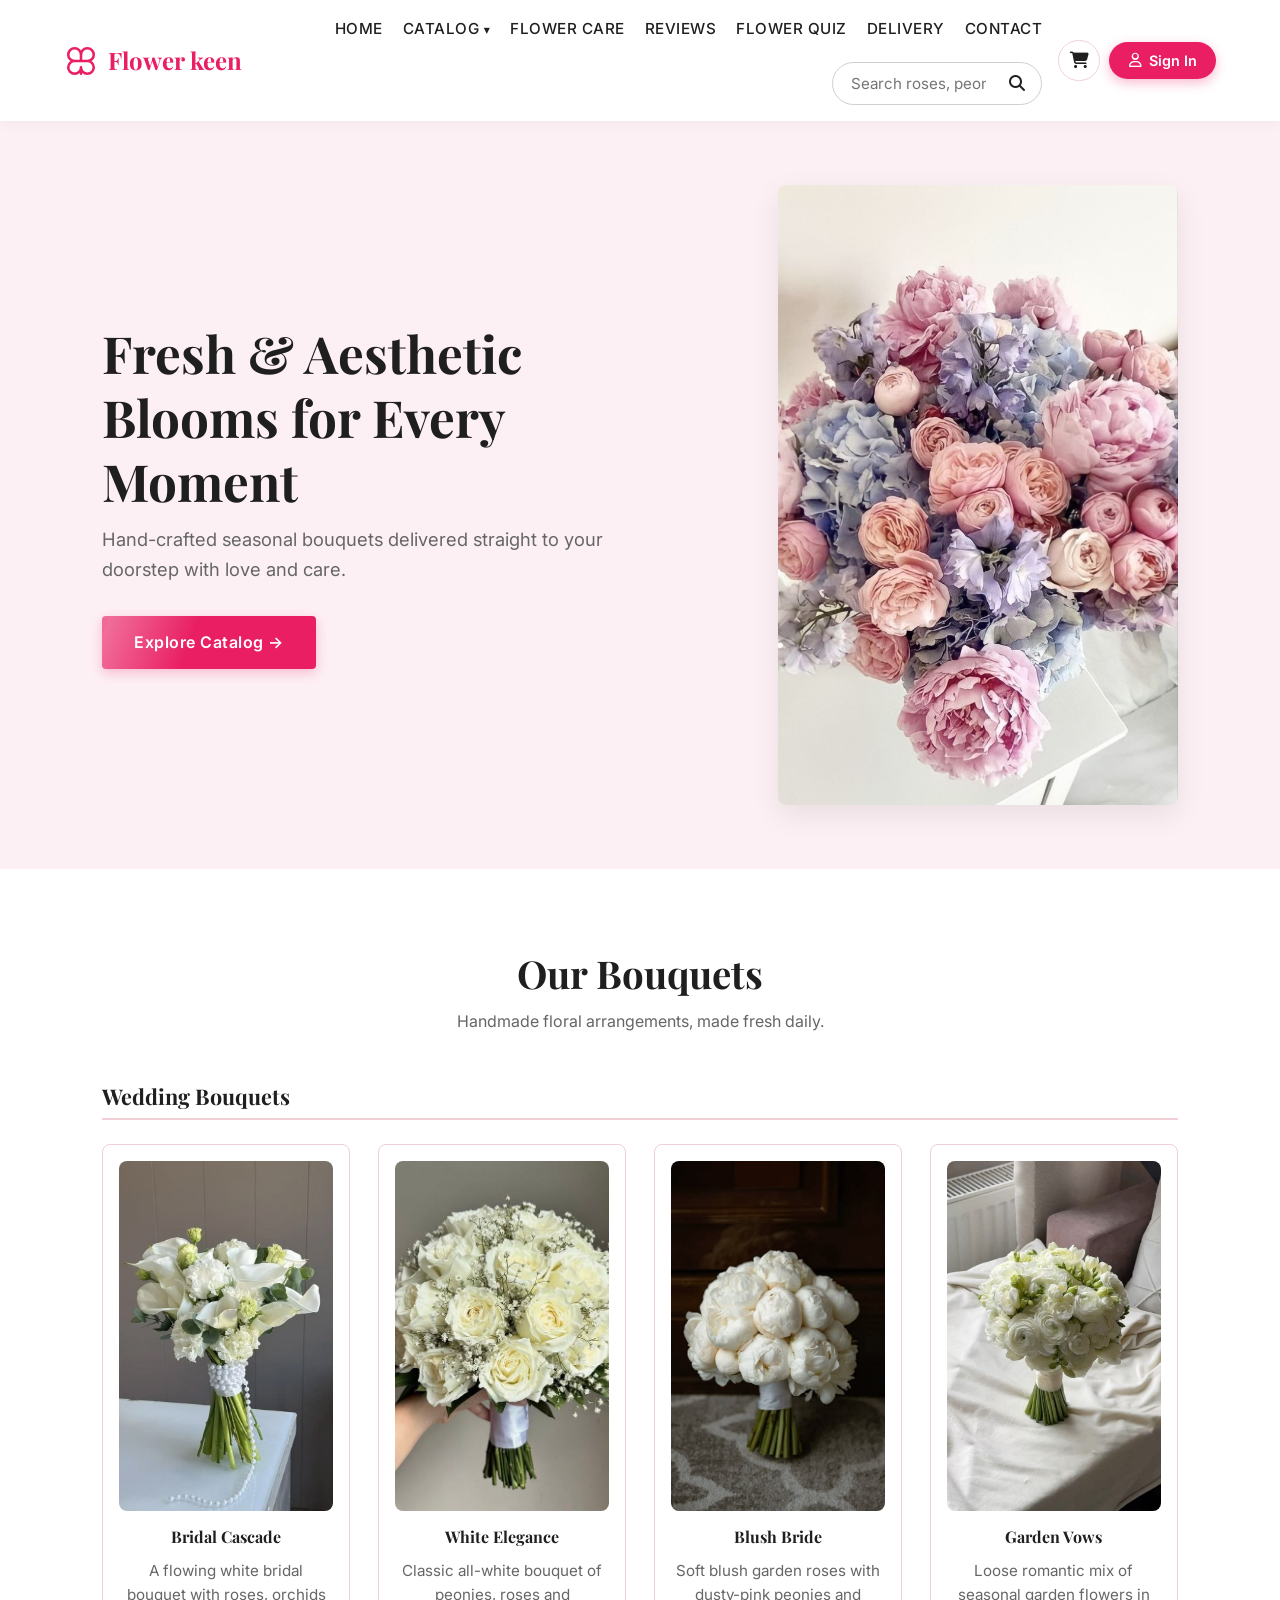
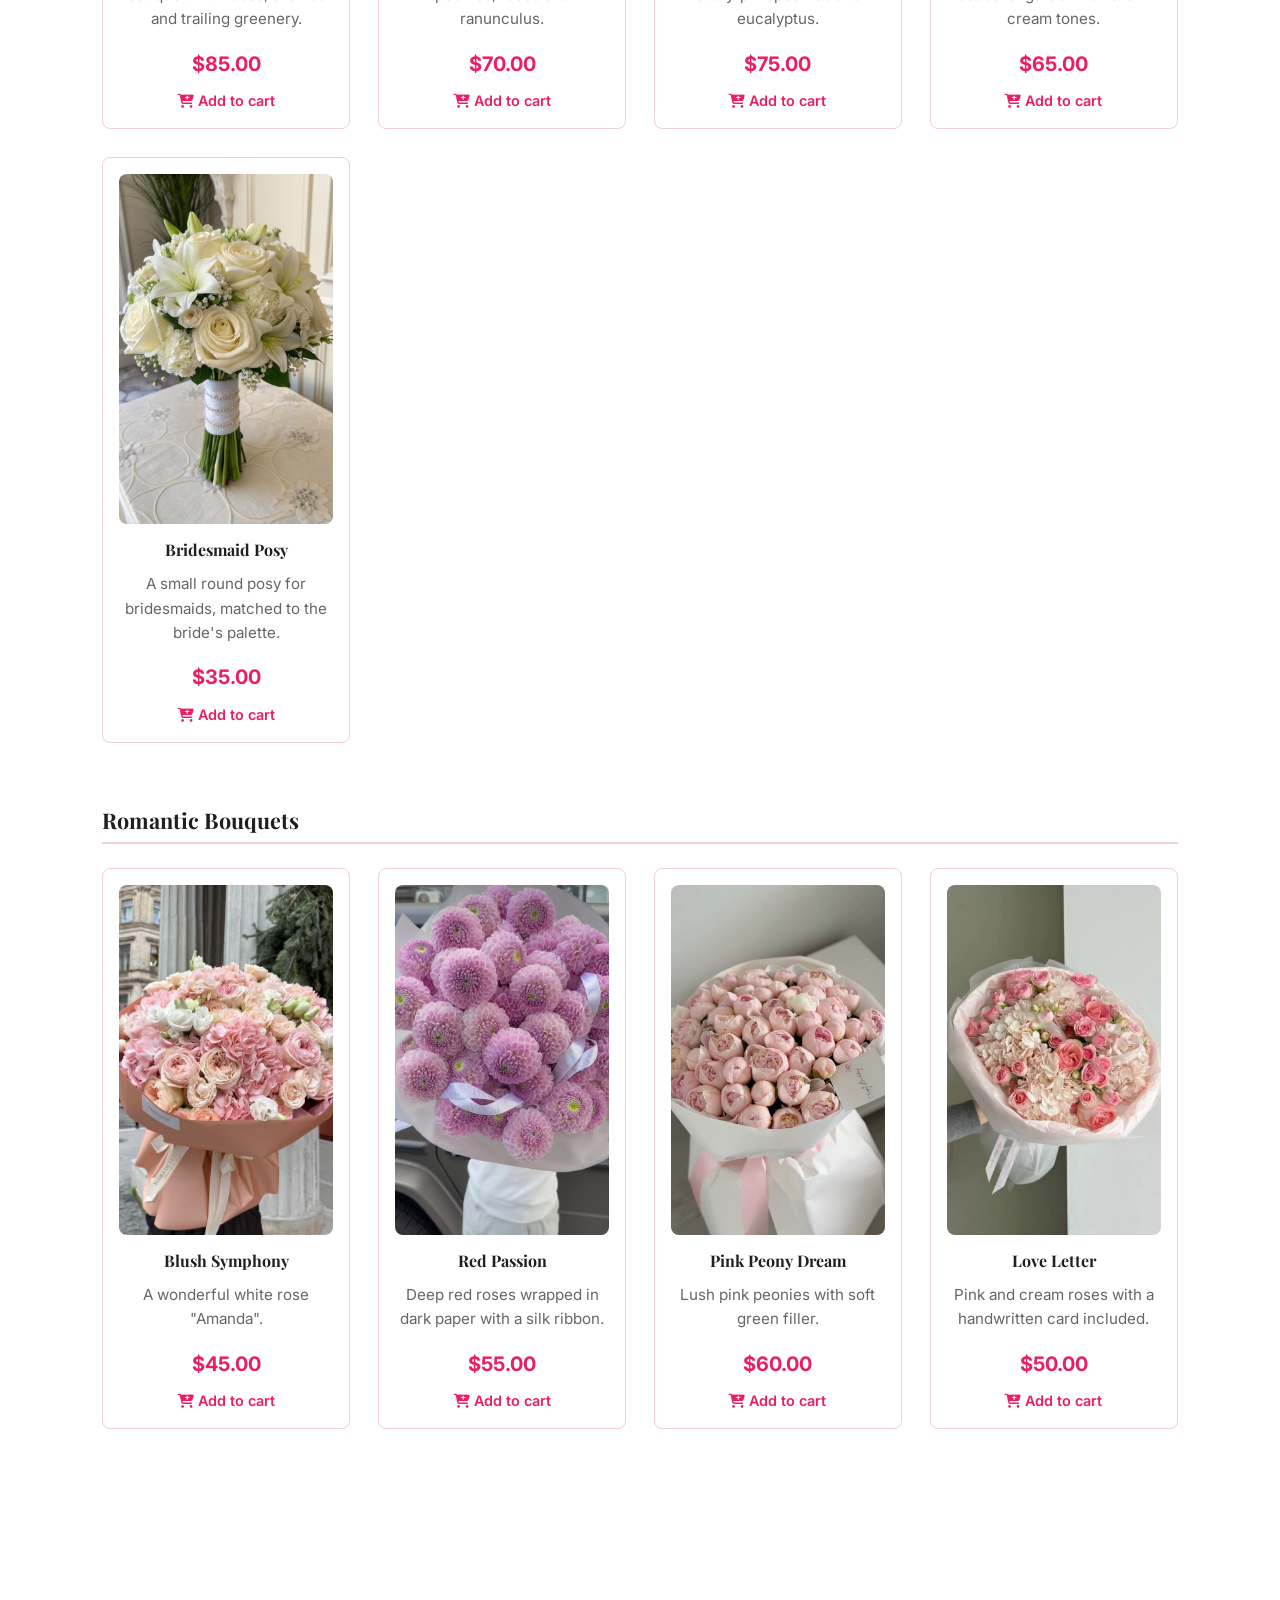
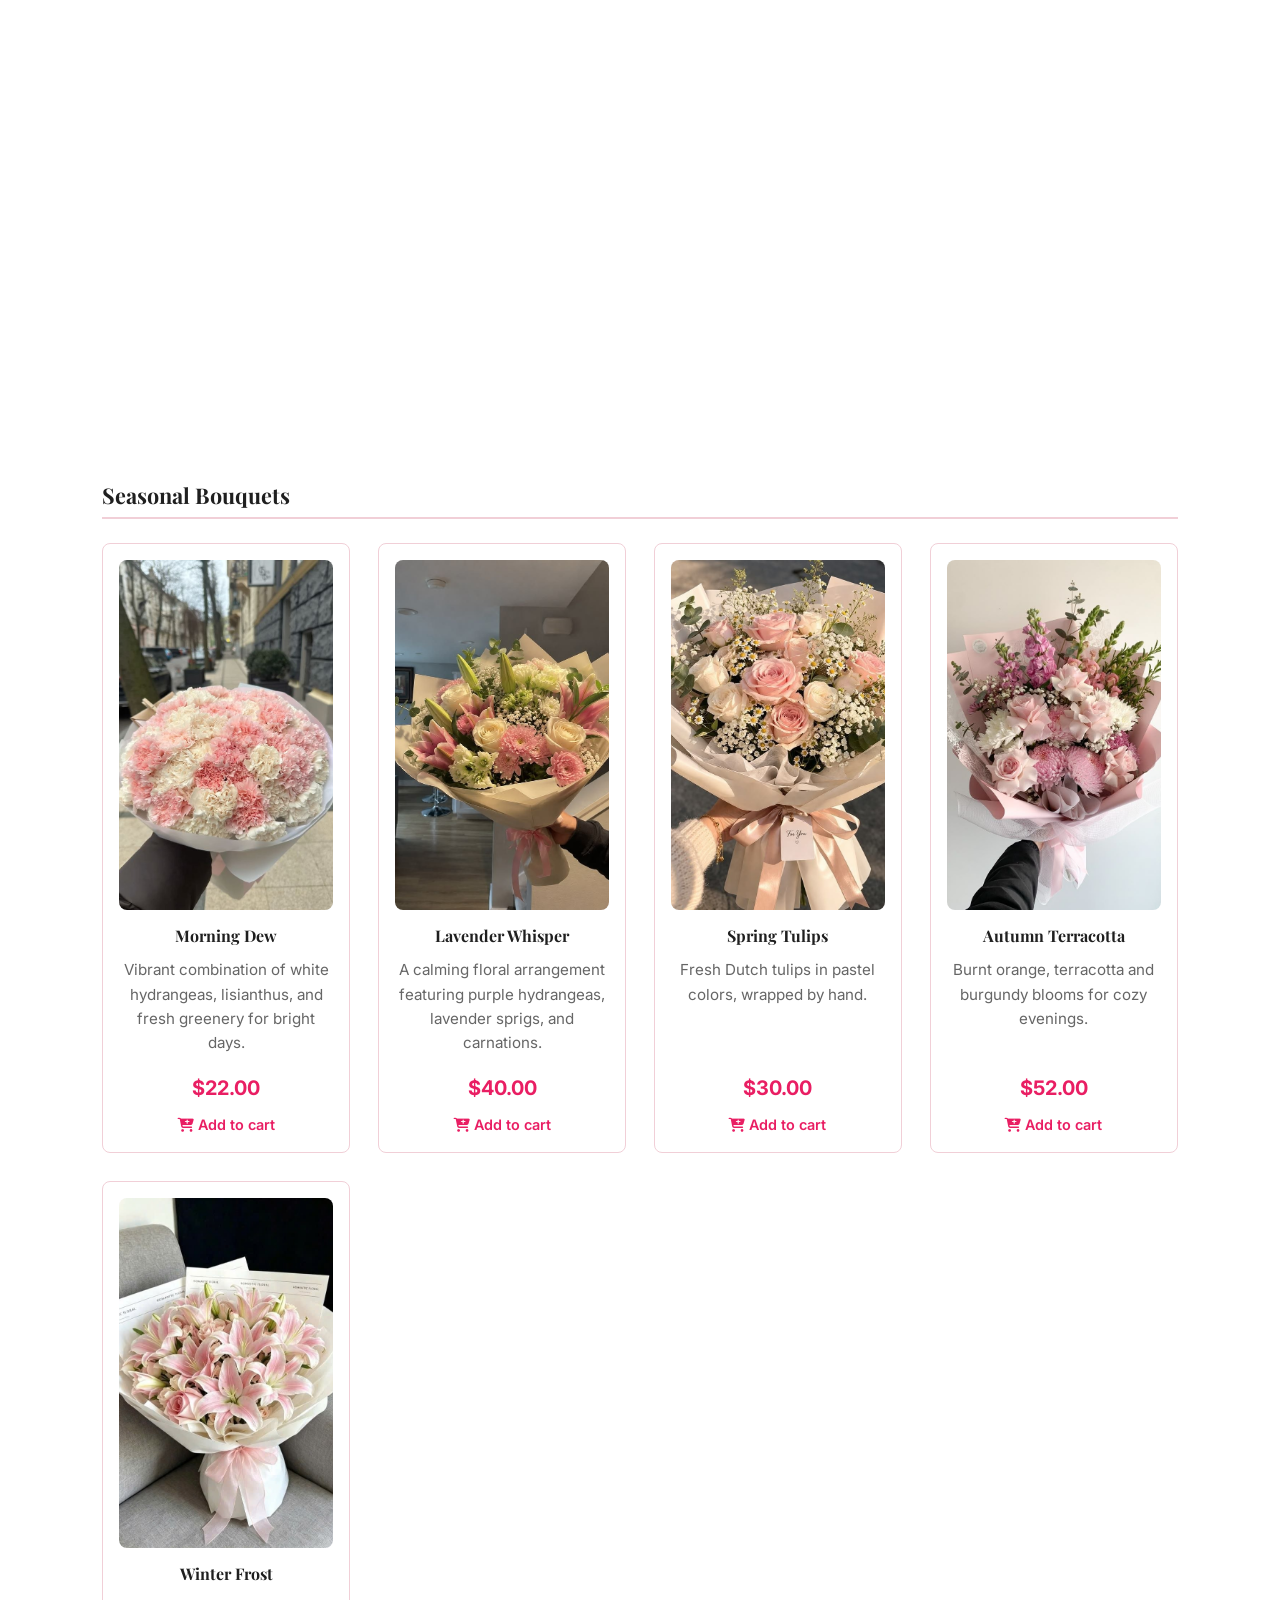
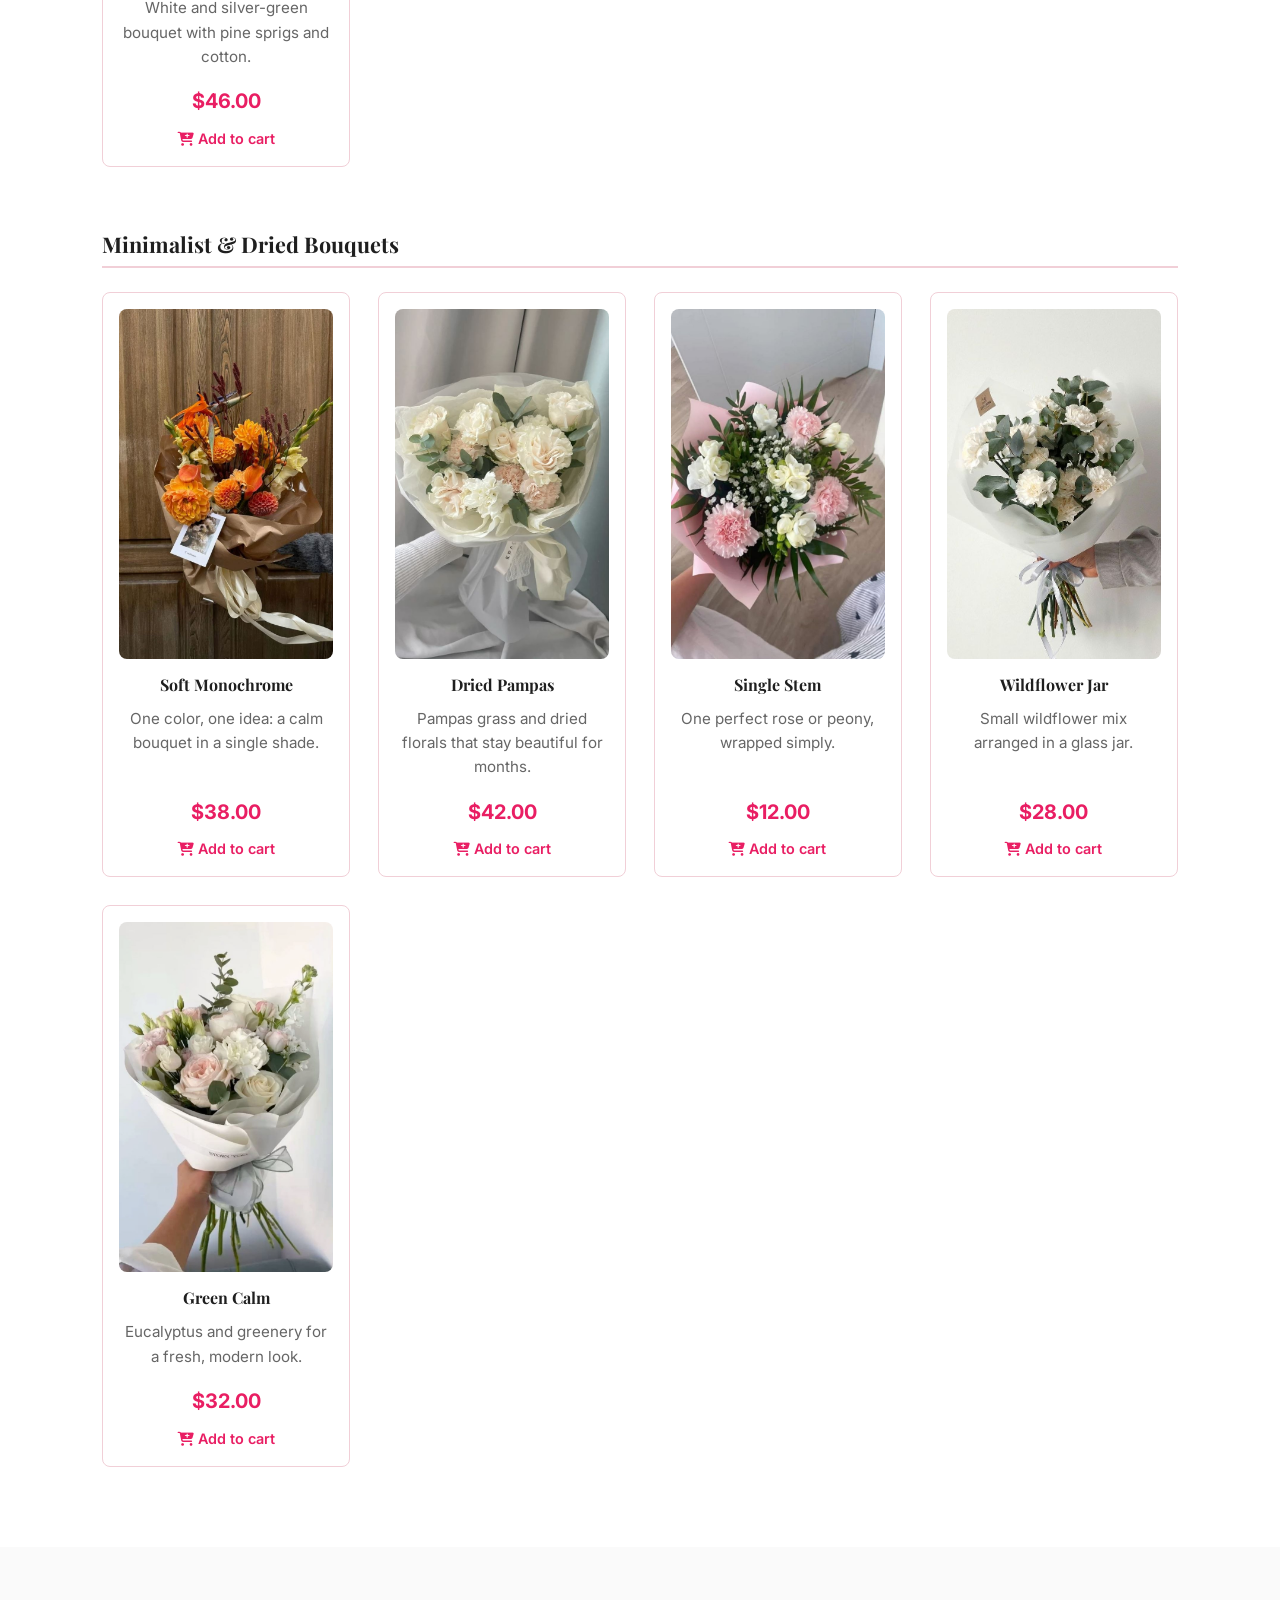
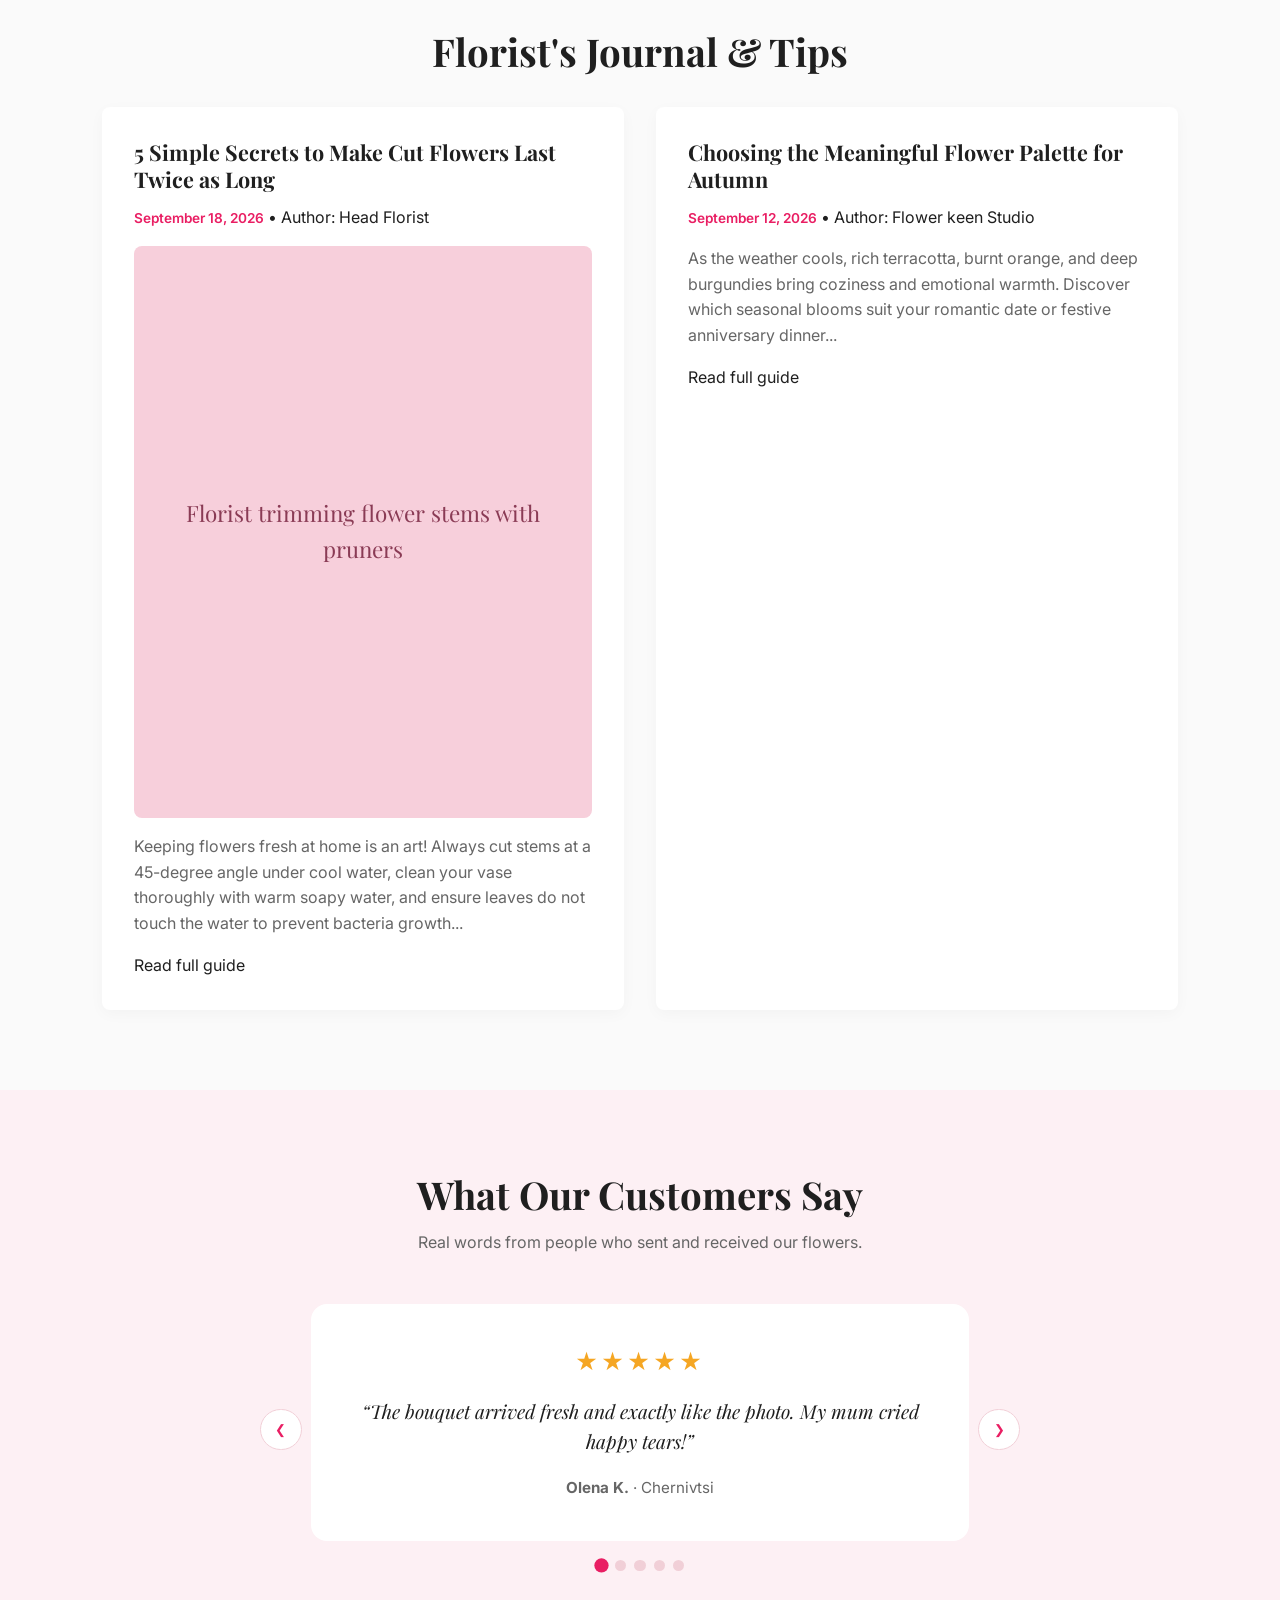
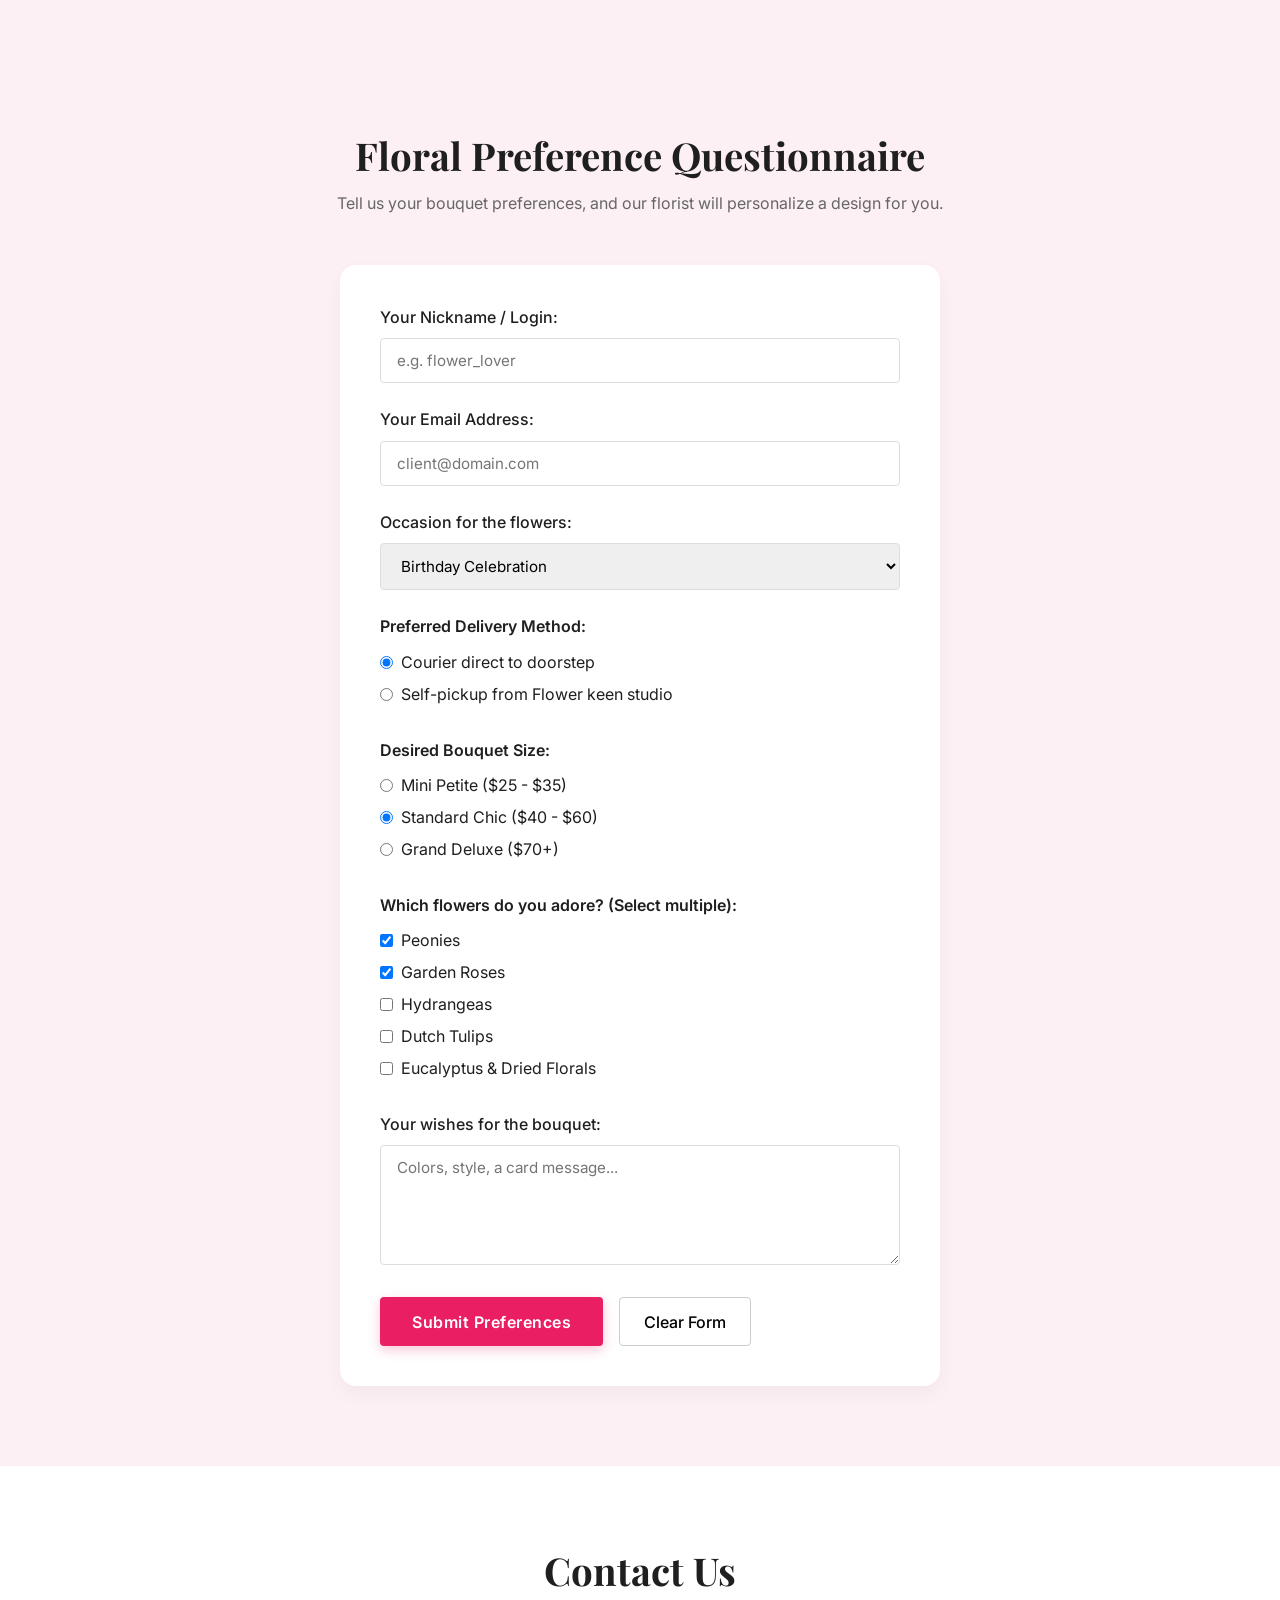
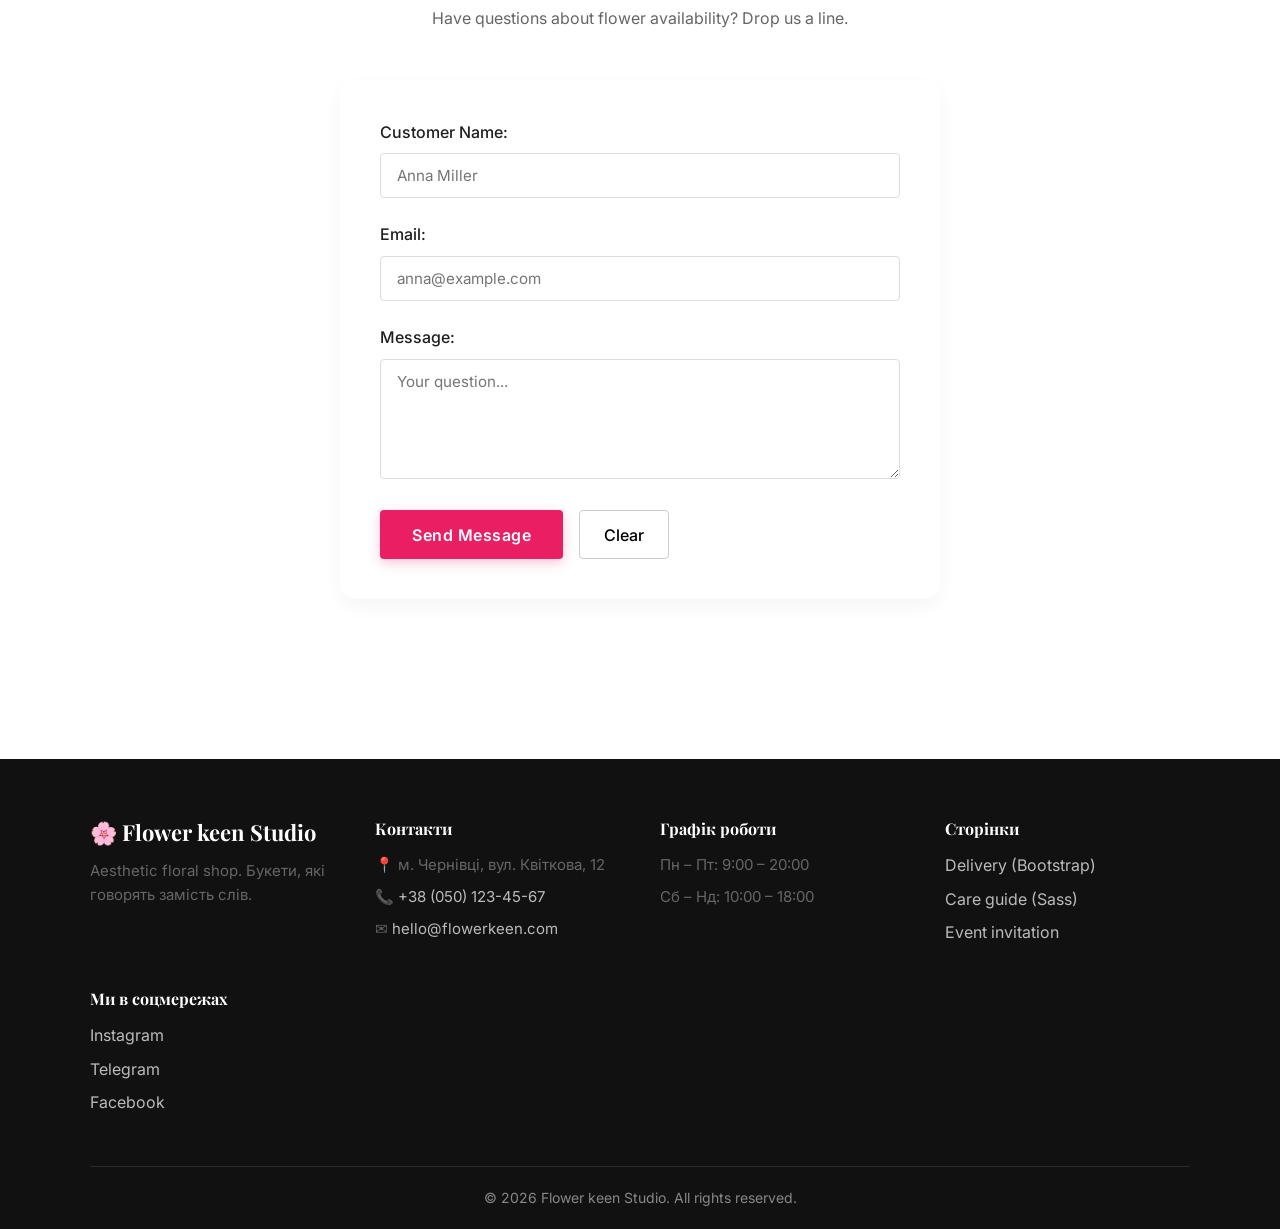
<file: OIT/index.html>
<!DOCTYPE html>
<html lang="en">

<head>
    <meta charset="UTF-8">
    <meta name="viewport" content="width=device-width, initial-scale=1.0">
    <meta name="description" content="Flower keen — fresh hand-crafted bouquets with delivery in Chernivtsi.">
    <link rel="icon" href="data:image/svg+xml,%3Csvg xmlns=%27http://www.w3.org/2000/svg%27 viewBox=%270 0 100 100%27%3E%3Ctext y=%27.9em%27 font-size=%2790%27%3E%F0%9F%8C%B8%3C/text%3E%3C/svg%3E">
    <title>Flower keen &mdash; Fresh Flowers &amp; Bouquets Delivery</title>
    <link rel="preconnect" href="https://fonts.googleapis.com">
    <link rel="preconnect" href="https://fonts.gstatic.com" crossorigin>
    <link
        href="https://fonts.googleapis.com/css2?family=Inter:wght@400;500;600&family=Playfair+Display:wght@600;700&display=swap"
        rel="stylesheet">
    <link rel="stylesheet" href="https://cdnjs.cloudflare.com/ajax/libs/font-awesome/6.5.1/css/all.min.css">
    <link rel="stylesheet" href="css/style.css">
    <script src="js/main.js" defer></script>
</head>

<body>
    <span id="top"></span>

    <header id="top-nav">
        <div class="logo">
            <svg width="34" height="34" viewBox="0 0 24 24" fill="none" stroke="currentColor" stroke-width="1.8"
                stroke-linecap="round" stroke-linejoin="round" aria-hidden="true">
                <path
                    d="M12 7.5a4.5 4.5 0 1 1 4.5 4.5M12 7.5A4.5 4.5 0 1 0 7.5 12M12 7.5V12m4.5 0a4.5 4.5 0 1 1-4.5 4.5M16.5 12H12m-4.5 0a4.5 4.5 0 1 0 4.5 4.5M7.5 12H12m0 4.5V21" />
            </svg>
            <span>Flower keen</span>
        </div>

        <div class="nav-wrap" id="navWrap">
            <nav aria-label="Main Navigation">
                <ul>
                    <li><a href="#home">Home</a></li>
                    <li class="dropdown">
                        <a href="#catalog">Catalog <span class="arrow">&#9662;</span></a>
                        <div class="dropdown-content">
                            <a href="#catalog">All Bouquets</a>
                            <a href="#wedding">Wedding Bouquets</a>
                            <a href="#romantic">Romantic Bouquets</a>
                            <a href="#seasonal">Seasonal Bouquets</a>
                            <a href="#minimal">Minimalist &amp; Dried</a>
                        </div>
                    </li>
                    <li><a href="#blog">Flower Care</a></li>
                    <li><a href="#reviews">Reviews</a></li>
                    <li><a href="#custom-order">Flower Quiz</a></li>
                    <li><a href="delivery.html">Delivery</a></li>
                    <li><a href="#contact">Contact</a></li>
                </ul>
            </nav>

            <div class="search-box">
                <form role="search">
                    <input type="search" name="q" placeholder="Search roses, peonies..." aria-label="Search flowers">
                    <button type="submit" aria-label="Search"><i class="fa-solid fa-magnifying-glass"></i></button>
                </form>
            </div>
        </div>

        <div class="header-actions">
            <button type="button" class="icon-btn" id="cartBtn" aria-label="Open cart">
                <i class="fa-solid fa-cart-shopping"></i><span class="badge" id="cartCount" hidden>0</span>
            </button>
            <button type="button" class="btn-signin" id="signinBtn">
                <i class="fa-regular fa-user"></i><span id="signinLabel">Sign In</span>
            </button>
            <button type="button" class="burger" id="burger" aria-label="Menu" aria-expanded="false" aria-controls="navWrap">
                <span></span><span></span><span></span>
            </button>
        </div>
    </header>

    <main>
        <section id="home" class="hero-section">
            <div class="hero-content">
                <h1>Fresh &amp; Aesthetic Blooms for Every Moment</h1>
                <p>Hand-crafted seasonal bouquets delivered straight to your doorstep with love and care.</p>
                <a href="#catalog" class="cta-button">Explore Catalog &rarr;</a>
            </div>

            <div class="hero-image">
                <img src="image/v.jpg" alt="Aesthetic pastel flower bouquet in hands" width="400" height="620">
            </div>
        </section>

        <section id="catalog" class="cards-section">
            <h2>Our Bouquets</h2>
            <p class="section-subtitle">Handmade floral arrangements, made fresh daily.</p>
            <p id="noResults" hidden>No bouquets found 🌸 Try another search.</p>

            <div class="category" id="wedding">
                <h3 class="category-title">Wedding Bouquets</h3>
                <div class="card-grid">
                    <article class="card">
                        <img src="image/b01.jpg" alt="Bridal Cascade bouquet" width="320" height="350" loading="lazy">
                        <div class="card-body">
                            <h4>Bridal Cascade</h4>
                            <p>A flowing white bridal bouquet with roses, orchids and trailing greenery.</p>
                            <span class="price">$85.00</span>
                            <a href="#contact" class="order-link">Order now &raquo;</a>
                        </div>
                    </article>
                    <article class="card">
                        <img src="image/b02.jpg" alt="White Elegance bouquet" width="320" height="350" loading="lazy">
                        <div class="card-body">
                            <h4>White Elegance</h4>
                            <p>Classic all-white bouquet of peonies, roses and ranunculus.</p>
                            <span class="price">$70.00</span>
                            <a href="#contact" class="order-link">Order now &raquo;</a>
                        </div>
                    </article>
                    <article class="card">
                        <img src="image/b03.jpg" alt="Blush Bride bouquet" width="320" height="350" loading="lazy">
                        <div class="card-body">
                            <h4>Blush Bride</h4>
                            <p>Soft blush garden roses with dusty-pink peonies and eucalyptus.</p>
                            <span class="price">$75.00</span>
                            <a href="#contact" class="order-link">Order now &raquo;</a>
                        </div>
                    </article>
                    <article class="card">
                        <img src="image/b04.jpg" alt="Garden Vows bouquet" width="320" height="350" loading="lazy">
                        <div class="card-body">
                            <h4>Garden Vows</h4>
                            <p>Loose romantic mix of seasonal garden flowers in cream tones.</p>
                            <span class="price">$65.00</span>
                            <a href="#contact" class="order-link">Order now &raquo;</a>
                        </div>
                    </article>
                    <article class="card">
                        <img src="image/b05.jpg" alt="Bridesmaid Posy bouquet" width="320" height="350" loading="lazy">
                        <div class="card-body">
                            <h4>Bridesmaid Posy</h4>
                            <p>A small round posy for bridesmaids, matched to the bride's palette.</p>
                            <span class="price">$35.00</span>
                            <a href="#contact" class="order-link">Order now &raquo;</a>
                        </div>
                    </article>
                </div>
            </div>

            <div class="category" id="romantic">
                <h3 class="category-title">Romantic Bouquets</h3>
                <div class="card-grid">
                    <article class="card">
                        <img src="image/x.jpg" alt="Blush Symphony bouquet" width="320" height="350" loading="lazy">
                        <div class="card-body">
                            <h4>Blush Symphony</h4>
                            <p>A wonderful white rose "Amanda".</p>
                            <span class="price">$45.00</span>
                            <a href="#contact" class="order-link">Order now &raquo;</a>
                        </div>
                    </article>
                    <article class="card">
                        <img src="image/b06.jpg" alt="Red Passion bouquet" width="320" height="350" loading="lazy">
                        <div class="card-body">
                            <h4>Red Passion</h4>
                            <p>Deep red roses wrapped in dark paper with a silk ribbon.</p>
                            <span class="price">$55.00</span>
                            <a href="#contact" class="order-link">Order now &raquo;</a>
                        </div>
                    </article>
                    <article class="card">
                        <img src="image/b07.jpg" alt="Pink Peony Dream bouquet" width="320" height="350" loading="lazy">
                        <div class="card-body">
                            <h4>Pink Peony Dream</h4>
                            <p>Lush pink peonies with soft green filler.</p>
                            <span class="price">$60.00</span>
                            <a href="#contact" class="order-link">Order now &raquo;</a>
                        </div>
                    </article>
                    <article class="card">
                        <img src="image/b08.jpg" alt="Love Letter bouquet" width="320" height="350" loading="lazy">
                        <div class="card-body">
                            <h4>Love Letter</h4>
                            <p>Pink and cream roses with a handwritten card included.</p>
                            <span class="price">$50.00</span>
                            <a href="#contact" class="order-link">Order now &raquo;</a>
                        </div>
                    </article>
                    <article class="card">
                        <img src="image/b09.jpg" alt="Rose & Eucalyptus bouquet" width="320" height="350" loading="lazy">
                        <div class="card-body">
                            <h4>Rose &amp; Eucalyptus</h4>
                            <p>Garden roses combined with fragrant eucalyptus.</p>
                            <span class="price">$48.00</span>
                            <a href="#contact" class="order-link">Order now &raquo;</a>
                        </div>
                    </article>
                </div>
            </div>

            <div class="category" id="seasonal">
                <h3 class="category-title">Seasonal Bouquets</h3>
                <div class="card-grid">
                    <article class="card">
                        <img src="image/z.jpg" alt="Morning Dew bouquet" width="320" height="350" loading="lazy">
                        <div class="card-body">
                            <h4>Morning Dew</h4>
                            <p>Vibrant combination of white hydrangeas, lisianthus, and fresh greenery for bright days.</p>
                            <span class="price">$22.00</span>
                            <a href="#contact" class="order-link">Order now &raquo;</a>
                        </div>
                    </article>
                    <article class="card">
                        <img src="image/baner.jpg" alt="Lavender Whisper bouquet" width="320" height="350" loading="lazy">
                        <div class="card-body">
                            <h4>Lavender Whisper</h4>
                            <p>A calming floral arrangement featuring purple hydrangeas, lavender sprigs, and carnations.</p>
                            <span class="price">$40.00</span>
                            <a href="#contact" class="order-link">Order now &raquo;</a>
                        </div>
                    </article>
                    <article class="card">
                        <img src="image/b10.jpg" alt="Spring Tulips bouquet" width="320" height="350" loading="lazy">
                        <div class="card-body">
                            <h4>Spring Tulips</h4>
                            <p>Fresh Dutch tulips in pastel colors, wrapped by hand.</p>
                            <span class="price">$30.00</span>
                            <a href="#contact" class="order-link">Order now &raquo;</a>
                        </div>
                    </article>
                    <article class="card">
                        <img src="image/b11.jpg" alt="Autumn Terracotta bouquet" width="320" height="350" loading="lazy">
                        <div class="card-body">
                            <h4>Autumn Terracotta</h4>
                            <p>Burnt orange, terracotta and burgundy blooms for cozy evenings.</p>
                            <span class="price">$52.00</span>
                            <a href="#contact" class="order-link">Order now &raquo;</a>
                        </div>
                    </article>
                    <article class="card">
                        <img src="image/b12.jpg" alt="Winter Frost bouquet" width="320" height="350" loading="lazy">
                        <div class="card-body">
                            <h4>Winter Frost</h4>
                            <p>White and silver-green bouquet with pine sprigs and cotton.</p>
                            <span class="price">$46.00</span>
                            <a href="#contact" class="order-link">Order now &raquo;</a>
                        </div>
                    </article>
                </div>
            </div>

            <div class="category" id="minimal">
                <h3 class="category-title">Minimalist &amp; Dried Bouquets</h3>
                <div class="card-grid">
                    <article class="card">
                        <img src="image/b13.jpg" alt="Soft Monochrome bouquet" width="320" height="350" loading="lazy">
                        <div class="card-body">
                            <h4>Soft Monochrome</h4>
                            <p>One color, one idea: a calm bouquet in a single shade.</p>
                            <span class="price">$38.00</span>
                            <a href="#contact" class="order-link">Order now &raquo;</a>
                        </div>
                    </article>
                    <article class="card">
                        <img src="image/b14.jpg" alt="Dried Pampas bouquet" width="320" height="350" loading="lazy">
                        <div class="card-body">
                            <h4>Dried Pampas</h4>
                            <p>Pampas grass and dried florals that stay beautiful for months.</p>
                            <span class="price">$42.00</span>
                            <a href="#contact" class="order-link">Order now &raquo;</a>
                        </div>
                    </article>
                    <article class="card">
                        <img src="image/b15.jpg" alt="Single Stem bouquet" width="320" height="350" loading="lazy">
                        <div class="card-body">
                            <h4>Single Stem</h4>
                            <p>One perfect rose or peony, wrapped simply.</p>
                            <span class="price">$12.00</span>
                            <a href="#contact" class="order-link">Order now &raquo;</a>
                        </div>
                    </article>
                    <article class="card">
                        <img src="image/b16.jpg" alt="Wildflower Jar bouquet" width="320" height="350" loading="lazy">
                        <div class="card-body">
                            <h4>Wildflower Jar</h4>
                            <p>Small wildflower mix arranged in a glass jar.</p>
                            <span class="price">$28.00</span>
                            <a href="#contact" class="order-link">Order now &raquo;</a>
                        </div>
                    </article>
                    <article class="card">
                        <img src="image/b17.jpg" alt="Green Calm bouquet" width="320" height="350" loading="lazy">
                        <div class="card-body">
                            <h4>Green Calm</h4>
                            <p>Eucalyptus and greenery for a fresh, modern look.</p>
                            <span class="price">$32.00</span>
                            <a href="#contact" class="order-link">Order now &raquo;</a>
                        </div>
                    </article>
                </div>
            </div>
        </section>

        <section id="blog" class="news-section">
            <h2>Florist's Journal &amp; Tips</h2>

            <div class="news-list">
                <article class="news-item">
                    <header class="subheader">
                        <h3>5 Simple Secrets to Make Cut Flowers Last Twice as Long</h3>
                        <time datetime="2026-09-18">September 18, 2026</time> &bull; <span>Author: Head Florist</span>
                    </header>

                    <div class="image-example">
                        <img src="image/s.jpg" alt="Florist trimming flower stems with pruners" width="400" height="360">
                        <p>Florist trimming flower stems with pruners</p>
                    </div>

                    <p>Keeping flowers fresh at home is an art! Always cut stems at a 45-degree angle under cool
                        water, clean your vase thoroughly with warm soapy water, and ensure leaves do not touch the
                        water to prevent bacteria growth...</p>
                    <a href="care.html">Read full guide</a>
                </article>

                <article class="news-item">
                    <header class="subheader">
                        <h3>Choosing the Meaningful Flower Palette for Autumn</h3>
                        <time datetime="2026-09-12">September 12, 2026</time> &bull; <span>Author: Flower keen
                            Studio</span>
                    </header>
                    <p>As the weather cools, rich terracotta, burnt orange, and deep burgundies bring coziness and
                        emotional warmth. Discover which seasonal blooms suit your romantic date or festive
                        anniversary dinner...</p>
                    <a href="care.html">Read full guide</a>
                </article>
            </div>
        </section>

        <section id="reviews" class="reviews-section">
            <h2>What Our Customers Say</h2>
            <p class="section-subtitle">Real words from people who sent and received our flowers.</p>

            <div class="carousel" aria-roledescription="carousel" aria-label="Customer reviews">
                <div class="carousel-viewport">
                    <div class="carousel-track">
                    <figure class="review">
                        <div class="stars" aria-label="5 stars">★★★★★</div>
                        <blockquote>“The bouquet arrived fresh and exactly like the photo. My mum cried happy tears!”</blockquote>
                        <figcaption><strong>Olena K.</strong> · Chernivtsi</figcaption>
                    </figure>
                    <figure class="review">
                        <div class="stars" aria-label="5 stars">★★★★★</div>
                        <blockquote>“The website is so easy to use — I ordered peonies in two minutes from my phone.”</blockquote>
                        <figcaption><strong>Maksym P.</strong> · Kyiv</figcaption>
                    </figure>
                    <figure class="review">
                        <div class="stars" aria-label="5 stars">★★★★★</div>
                        <blockquote>“Bridal Cascade was perfect for our wedding. Thank you for the care and attention.”</blockquote>
                        <figcaption><strong>Sofia B.</strong> · Lviv</figcaption>
                    </figure>
                    <figure class="review">
                        <div class="stars" aria-label="5 stars">★★★★★</div>
                        <blockquote>“Dried Pampas still looks amazing after four months. Great quality, nice packaging.”</blockquote>
                        <figcaption><strong>Andrii T.</strong> · Ivano-Frankivsk</figcaption>
                    </figure>
                    <figure class="review">
                        <div class="stars" aria-label="5 stars">★★★★★</div>
                        <blockquote>“Fast delivery and a lovely handwritten card. I will definitely order again!”</blockquote>
                        <figcaption><strong>Iryna M.</strong> · Chernivtsi</figcaption>
                    </figure>
                    </div>
                </div>
                <button type="button" class="carousel-btn prev" aria-label="Previous review">&#10094;</button>
                <button type="button" class="carousel-btn next" aria-label="Next review">&#10095;</button>
                <div class="carousel-dots"></div>
            </div>
        </section>

        <section id="custom-order" class="survey-section">
            <h2>Floral Preference Questionnaire</h2>
            <p class="section-subtitle">Tell us your bouquet preferences, and our florist will personalize a design for you.</p>

            <form id="surveyForm" class="form-container">
                <div class="form-group">
                    <label for="survey-user">Your Nickname / Login:</label>
                    <input type="text" id="survey-user" name="username" placeholder="e.g. flower_lover" required minlength="3" pattern="[A-Za-z0-9_]{3,20}" title="3–20 characters: letters, digits, underscore">
                </div>

                <div class="form-group">
                    <label for="survey-email">Your Email Address:</label>
                    <input type="email" id="survey-email" name="user_email" placeholder="client@domain.com" required pattern="[^\s@]+@[^\s@]+\.[A-Za-z]{2,}">
                </div>

                <div class="form-group">
                    <label for="survey-occasion">Occasion for the flowers:</label>
                    <select id="survey-occasion" name="occasion">
                        <option value="birthday" selected>Birthday Celebration</option>
                        <option value="anniversary">Romantic Anniversary</option>
                        <option value="wedding">Wedding / Bridal</option>
                        <option value="gratitude">Thank You / Appreciation</option>
                        <option value="just_because">Just Because / Home Decor</option>
                    </select>
                </div>

                <fieldset class="form-group">
                    <legend>Preferred Delivery Method:</legend>
                    <label>
                        <input type="radio" name="delivery_type" value="courier" checked>
                        Courier direct to doorstep
                    </label>
                    <label>
                        <input type="radio" name="delivery_type" value="pickup">
                        Self-pickup from Flower keen studio
                    </label>
                </fieldset>

                <fieldset class="form-group">
                    <legend>Desired Bouquet Size:</legend>
                    <label>
                        <input type="radio" name="size" value="mini">
                        Mini Petite ($25 - $35)
                    </label>
                    <label>
                        <input type="radio" name="size" value="standard" checked>
                        Standard Chic ($40 - $60)
                    </label>
                    <label>
                        <input type="radio" name="size" value="deluxe">
                        Grand Deluxe ($70+)
                    </label>
                </fieldset>

                <fieldset class="form-group">
                    <legend>Which flowers do you adore? (Select multiple):</legend>
                    <label>
                        <input type="checkbox" name="flower_choice" value="peonies" checked>
                        Peonies
                    </label>
                    <label>
                        <input type="checkbox" name="flower_choice" value="roses" checked>
                        Garden Roses
                    </label>
                    <label>
                        <input type="checkbox" name="flower_choice" value="hydrangeas">
                        Hydrangeas
                    </label>
                    <label>
                        <input type="checkbox" name="flower_choice" value="tulips">
                        Dutch Tulips
                    </label>
                    <label>
                        <input type="checkbox" name="flower_choice" value="eucalyptus">
                        Eucalyptus &amp; Dried Florals
                    </label>
                </fieldset>

                <div class="form-group">
                    <label for="survey-wishes">Your wishes for the bouquet:</label>
                    <textarea id="survey-wishes" name="wishes" rows="4"
                        placeholder="Colors, style, a card message..."></textarea>
                </div>

                <div class="form-buttons">
                    <button type="submit">Submit Preferences</button>
                    <button type="reset">Clear Form</button>
                </div>
            </form>
        </section>

        <section id="contact" class="contact-section">
            <h2>Contact Us</h2>
            <p class="section-subtitle">Have questions about flower availability? Drop us a line.</p>

            <form id="contactForm" class="form-container">
                <div class="form-group">
                    <label for="contact-name">Customer Name:</label>
                    <input type="text" id="contact-name" name="name" placeholder="Anna Miller" required pattern="[A-Za-zА-Яа-яІіЇїЄєҐґ' \-]{2,}" title="Letters only, at least 2 characters">
                </div>
                <div class="form-group">
                    <label for="contact-email">Email:</label>
                    <input type="email" id="contact-email" name="email" placeholder="anna@example.com" required pattern="[^\s@]+@[^\s@]+\.[A-Za-z]{2,}">
                </div>
                <div class="form-group">
                    <label for="contact-message">Message:</label>
                    <textarea id="contact-message" name="message" rows="4" placeholder="Your question..."
                        required></textarea>
                </div>

                <div class="form-buttons">
                    <button type="submit">Send Message</button>
                    <button type="reset">Clear</button>
                </div>
            </form>
        </section>
    </main>

    <div class="modal" id="authModal" role="dialog" aria-modal="true" aria-labelledby="authTitle" aria-hidden="true">
        <div class="modal-box">
            <button type="button" class="modal-close" data-close aria-label="Close">&times;</button>
            <h3 id="authTitle">Customer Account</h3>
            <div id="authNotice" class="alert" role="alert"></div>

            <div id="guestView">
                <div class="tabs" role="tablist">
                    <button type="button" class="tab active" data-tab="login">Sign In</button>
                    <button type="button" class="tab" data-tab="register">Create Account</button>
                </div>

                <form id="loginForm" class="auth-panel active" data-panel="login">
                    <div class="form-group">
                        <label for="login-email">Email address:</label>
                        <input type="email" id="login-email" name="login_email" placeholder="you@domain.com" autocomplete="email" required>
                    </div>
                    <div class="form-group">
                        <label for="login-pass">Password:</label>
                        <input type="password" id="login-pass" name="login_pass" minlength="8" placeholder="Enter password" autocomplete="current-password" required>
                    </div>
                    <div class="form-buttons">
                        <button type="submit">Sign In</button>
                        <button type="reset">Clear</button>
                    </div>
                </form>

                <form id="registerForm" class="auth-panel" data-panel="register">
                    <div class="form-group">
                        <label for="reg-name">Your name:</label>
                        <input type="text" id="reg-name" name="reg_name" placeholder="Anna Miller" autocomplete="name" required
                            pattern="[A-Za-zА-Яа-яІіЇїЄєҐґ' \-]{2,}" title="Letters only, at least 2 characters">
                        <small>Letters only, at least 2 characters.</small>
                        <span class="msg">Use letters only (min. 2 characters).</span>
                    </div>
                    <div class="form-group">
                        <label for="reg-email">Email address:</label>
                        <input type="email" id="reg-email" name="reg_email" placeholder="you@domain.com" autocomplete="email" required
                            pattern="[^\s@]+@[^\s@]+\.[A-Za-z]{2,}" title="Example: you@domain.com">
                        <span class="msg">Enter a valid email, e.g. you@domain.com</span>
                    </div>
                    <div class="form-group">
                        <label for="reg-pass">Password:</label>
                        <input type="password" id="reg-pass" name="reg_pass" placeholder="Create password" autocomplete="new-password" required
                            pattern="(?=.*[A-Za-z])(?=.*\d).{8,}" title="At least 8 characters, with a letter and a number">
                        <small>Minimum 8 characters, letters and numbers.</small>
                        <span class="msg">At least 8 characters, with a letter and a number.</span>
                    </div>
                    <div class="form-group">
                        <label for="reg-pass-repeat">Confirm password:</label>
                        <input type="password" id="reg-pass-repeat" name="reg_pass_repeat" placeholder="Repeat your password" autocomplete="new-password" required>
                        <span class="msg">Passwords must match.</span>
                    </div>
                    <div class="form-buttons">
                        <button type="submit">Create Account</button>
                        <button type="reset">Clear</button>
                    </div>
                </form>
            </div>

            <div id="profileView" hidden>
                <p class="profile-email">Hello, <strong id="pName"></strong><br><span id="pEmail"></span></p>
                <h4 class="orders-title">My orders</h4>
                <div id="ordersList"></div>
                <div class="form-buttons" style="margin-top:1.5rem">
                    <button type="button" class="btn-outline" id="logoutBtn">Log out</button>
                </div>
            </div>
        </div>
    </div>

    <div class="modal drawer" id="cartModal" role="dialog" aria-modal="true" aria-labelledby="cartTitle" aria-hidden="true">
        <div class="modal-box">
            <button type="button" class="modal-close" data-close aria-label="Close">&times;</button>
            <h3 id="cartTitle">Your Cart</h3>
            <div id="cartItems"></div>
            <form id="checkoutForm" hidden>
                <div class="cart-total"><span>Total</span><strong id="cartTotal">$0.00</strong></div>
                <div class="form-group">
                    <label for="cart-address">Delivery address:</label>
                    <input type="text" id="cart-address" placeholder="Street, building, city" minlength="6" autocomplete="street-address" required>
                </div>
                <div class="form-buttons">
                    <button type="submit">Place Order</button>
                    <button type="button" class="btn-outline" id="clearCart">Clear cart</button>
                </div>
            </form>
        </div>
    </div>

    <div class="toast" id="toast" role="status" aria-live="polite"></div>

    <a href="#top" id="back-to-top" aria-label="Back to top"></a>

    <footer class="footer">
  <div class="footer-inner">
    <div class="footer-col">
      <h3 class="footer-logo">🌸 Flower keen Studio</h3>
      <p>Aesthetic floral shop. Букети, які говорять замість слів.</p>
    </div>

    <div class="footer-col">
      <h4>Контакти</h4>
      <p>📍 м. Чернівці, вул. Квіткова, 12</p>
      <p>📞 <a href="tel:+380501234567">+38 (050) 123-45-67</a></p>
      <p>✉️ <a href="mailto:hello@flowerkeen.com">hello@flowerkeen.com</a></p>
    </div>

    <div class="footer-col">
      <h4>Графік роботи</h4>
      <p>Пн – Пт: 9:00 – 20:00</p>
      <p>Сб – Нд: 10:00 – 18:00</p>
    </div>

    <div class="footer-col">
      <h4>Сторінки</h4>
      <div class="socials">
        <a href="delivery.html">Delivery (Bootstrap)</a>
        <a href="care.html">Care guide (Sass)</a>
        <a href="invitation.html">Event invitation</a>
      </div>
    </div>

    <div class="footer-col">
      <h4>Ми в соцмережах</h4>
      <div class="socials">
        <a href="#">Instagram</a>
        <a href="#">Telegram</a>
        <a href="#">Facebook</a>
      </div>
    </div>
  </div>

  <div class="footer-bottom">
    © 2026 Flower keen Studio. All rights reserved.
  </div>
</footer>

</body>

</html>
</file>
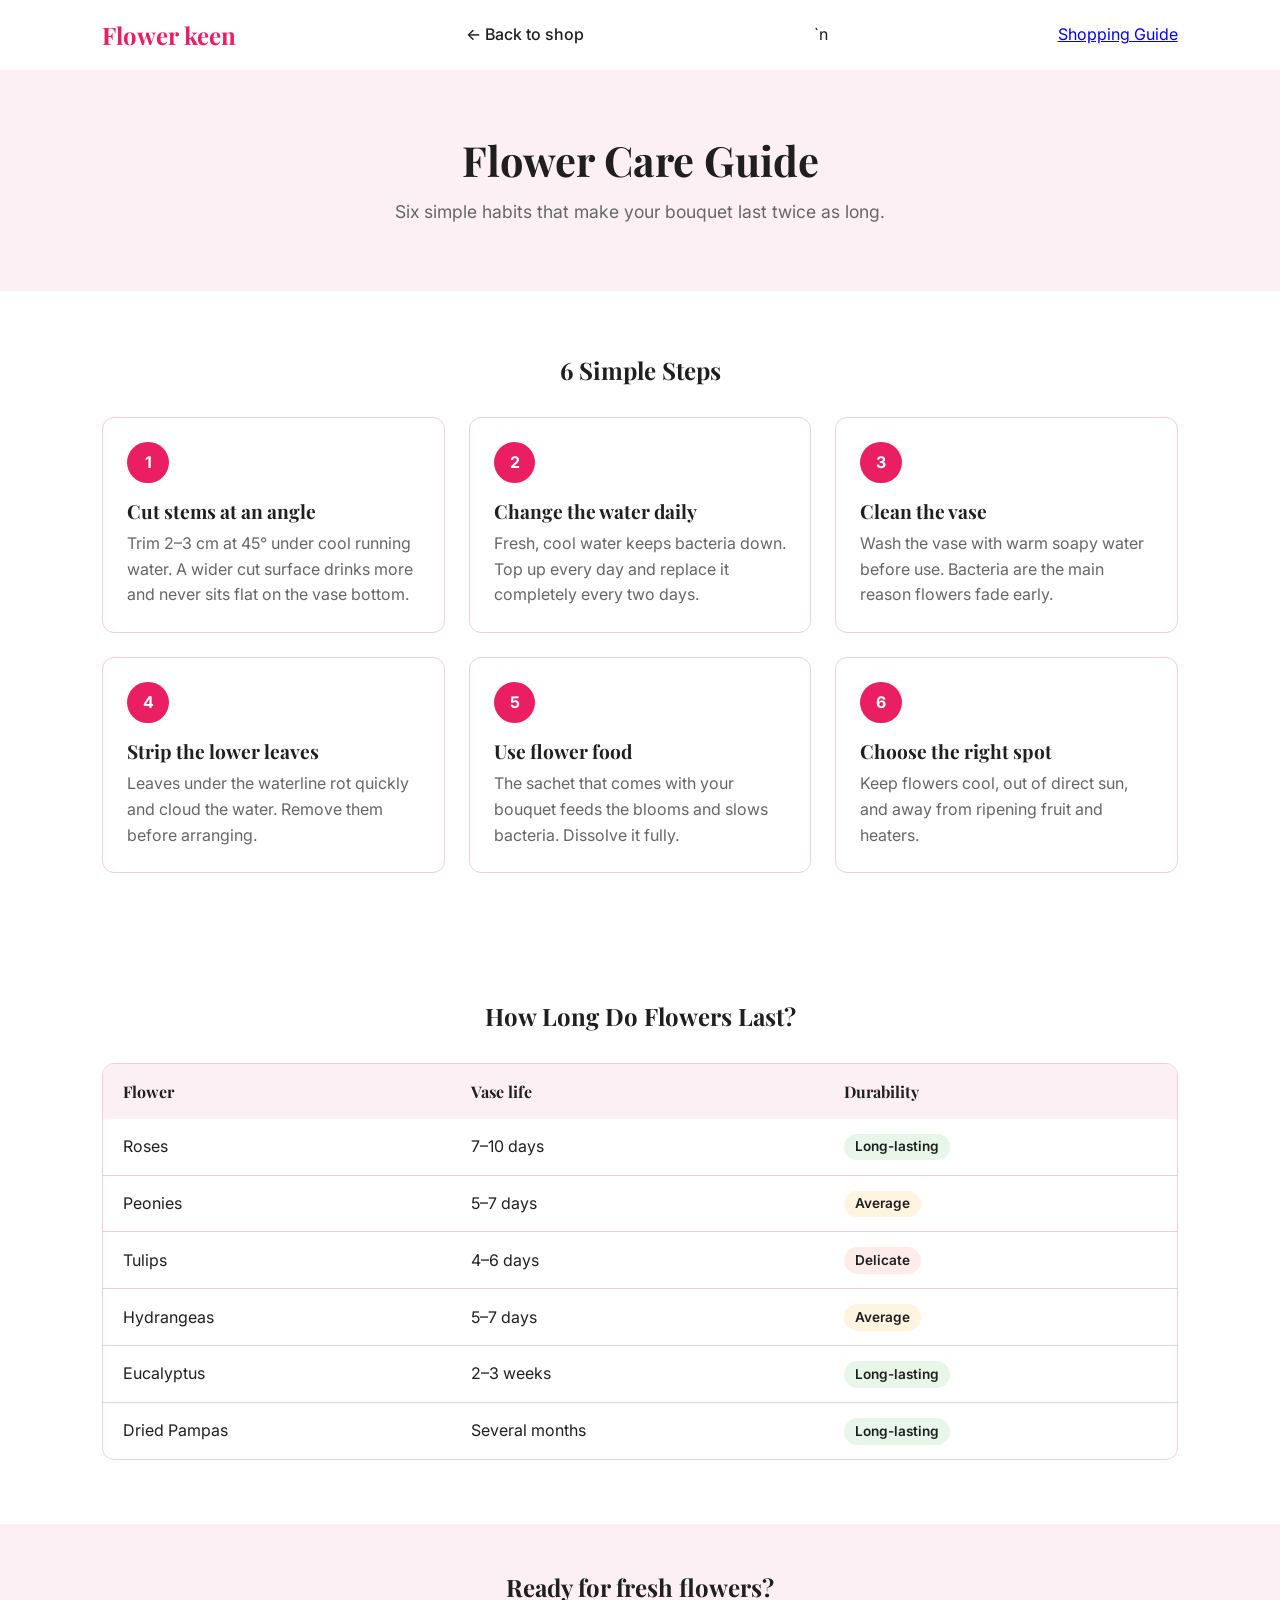
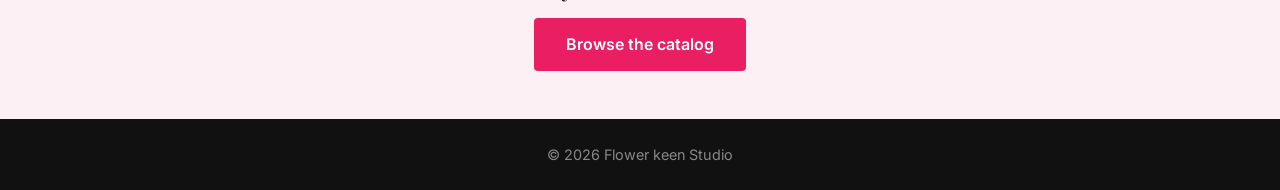
<file: OIT/care.html>
<!DOCTYPE html>
<html lang="en">
<head>
    <meta charset="UTF-8">
    <meta name="viewport" content="width=device-width, initial-scale=1.0">
    <title>Flower Care Guide &mdash; Flower keen</title>
    <link rel="preconnect" href="https://fonts.googleapis.com">
    <link rel="preconnect" href="https://fonts.gstatic.com" crossorigin>
    <link href="https://fonts.googleapis.com/css2?family=Inter:wght@400;500;600&family=Playfair+Display:wght@600;700&display=swap" rel="stylesheet">
    <link rel="stylesheet" href="css/care.css">
</head>
<body>
    <header class="topbar">
        <a class="brand" href="index.html">Flower keen</a>
        <a class="back" href="index.html">&larr; Back to shop</a>`n        <a href="shopping.html">Shopping Guide</a>
    </header>

    <section class="hero">
        <h1>Flower Care Guide</h1>
        <p>Six simple habits that make your bouquet last twice as long.</p>
    </section>

    <section class="section">
        <h2>6 Simple Steps</h2>
        <div class="tips">
            <article class="tip"><div class="num">1</div><h3>Cut stems at an angle</h3><p>Trim 2–3 cm at 45° under cool running water. A wider cut surface drinks more and never sits flat on the vase bottom.</p></article>
            <article class="tip"><div class="num">2</div><h3>Change the water daily</h3><p>Fresh, cool water keeps bacteria down. Top up every day and replace it completely every two days.</p></article>
            <article class="tip"><div class="num">3</div><h3>Clean the vase</h3><p>Wash the vase with warm soapy water before use. Bacteria are the main reason flowers fade early.</p></article>
            <article class="tip"><div class="num">4</div><h3>Strip the lower leaves</h3><p>Leaves under the waterline rot quickly and cloud the water. Remove them before arranging.</p></article>
            <article class="tip"><div class="num">5</div><h3>Use flower food</h3><p>The sachet that comes with your bouquet feeds the blooms and slows bacteria. Dissolve it fully.</p></article>
            <article class="tip"><div class="num">6</div><h3>Choose the right spot</h3><p>Keep flowers cool, out of direct sun, and away from ripening fruit and heaters.</p></article>
        </div>
    </section>

    <section class="section">
        <h2>How Long Do Flowers Last?</h2>
        <div class="table-wrap">
            <table>
                <thead><tr><th>Flower</th><th>Vase life</th><th>Durability</th></tr></thead>
                <tbody>
                <tr><td>Roses</td><td>7–10 days</td><td><span class="tag tag--long">Long-lasting</span></td></tr>
                <tr><td>Peonies</td><td>5–7 days</td><td><span class="tag tag--medium">Average</span></td></tr>
                <tr><td>Tulips</td><td>4–6 days</td><td><span class="tag tag--short">Delicate</span></td></tr>
                <tr><td>Hydrangeas</td><td>5–7 days</td><td><span class="tag tag--medium">Average</span></td></tr>
                <tr><td>Eucalyptus</td><td>2–3 weeks</td><td><span class="tag tag--long">Long-lasting</span></td></tr>
                <tr><td>Dried Pampas</td><td>Several months</td><td><span class="tag tag--long">Long-lasting</span></td></tr>
                </tbody>
            </table>
        </div>
    </section>

    <section class="cta">
        <h2>Ready for fresh flowers?</h2>
        <a href="index.html#catalog">Browse the catalog</a>
    </section>

    <footer>&copy; 2026 Flower keen Studio</footer>
</body>
</html>
</file>
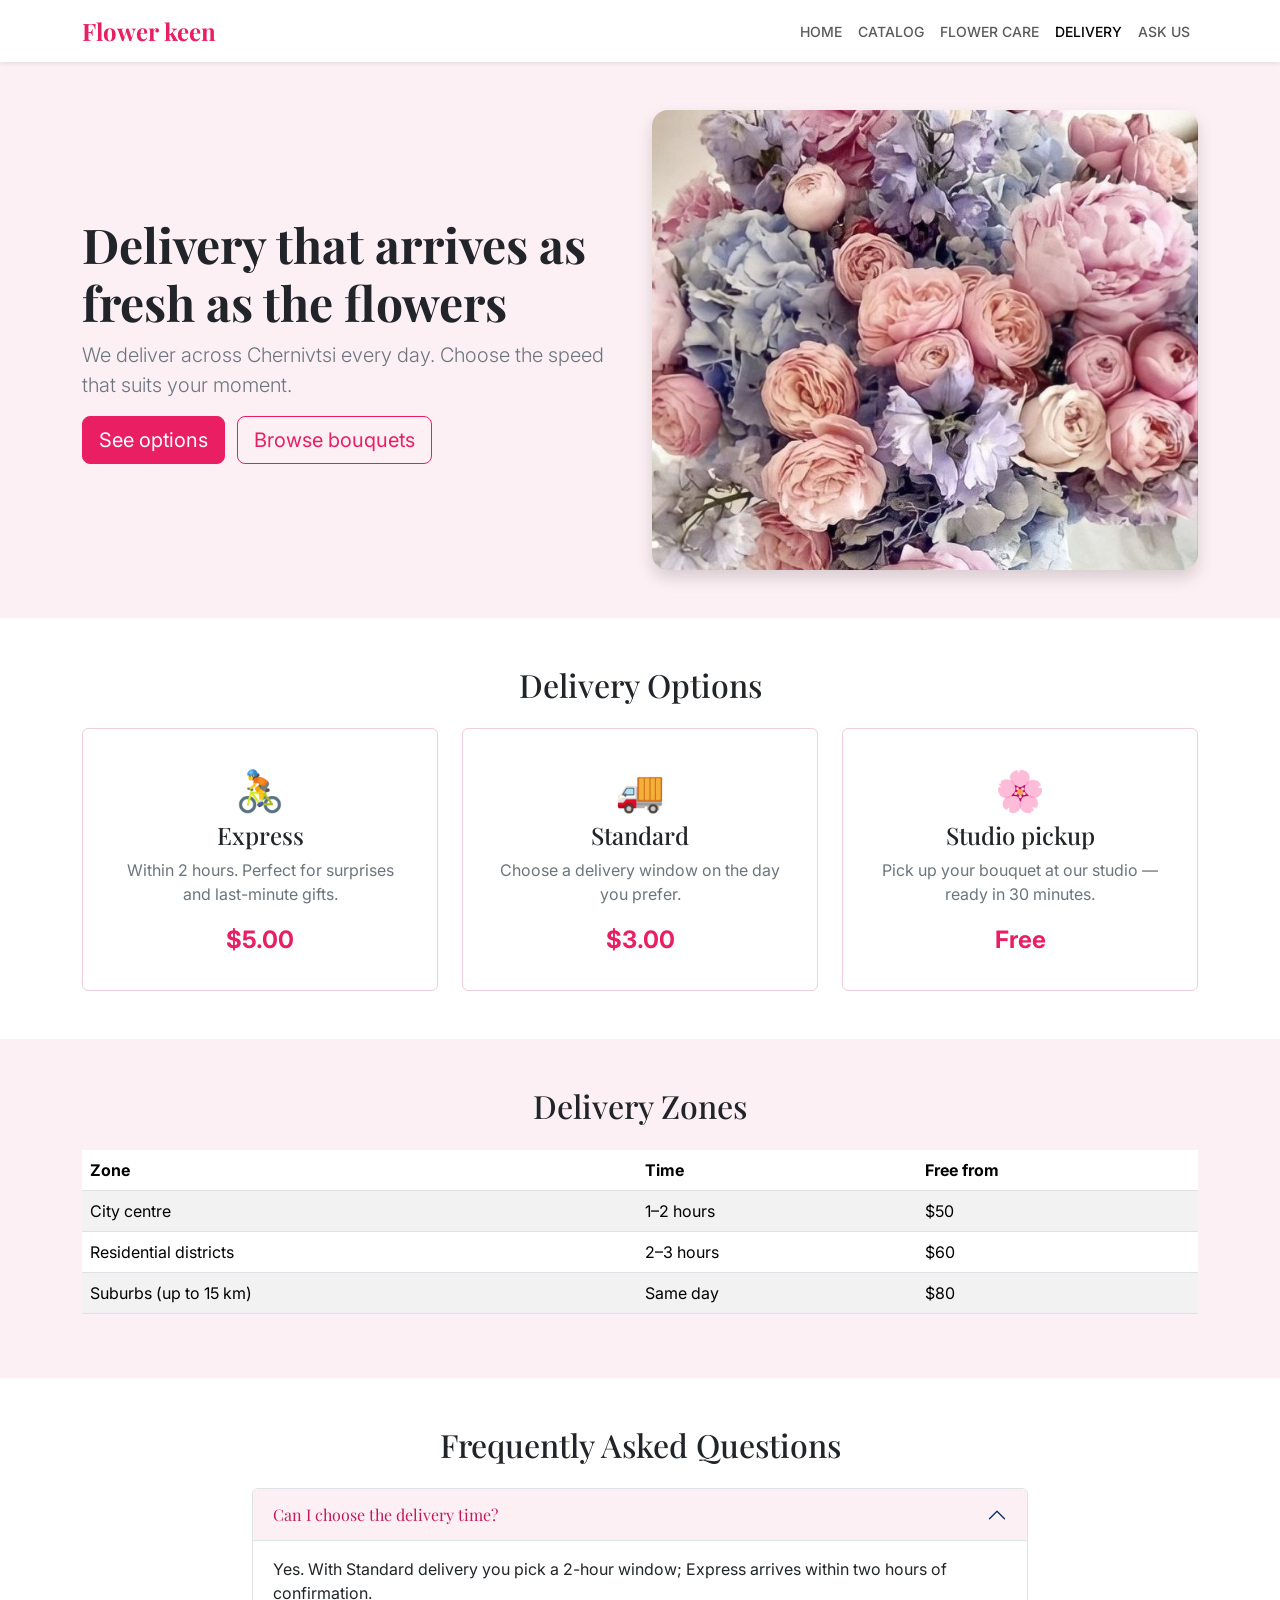
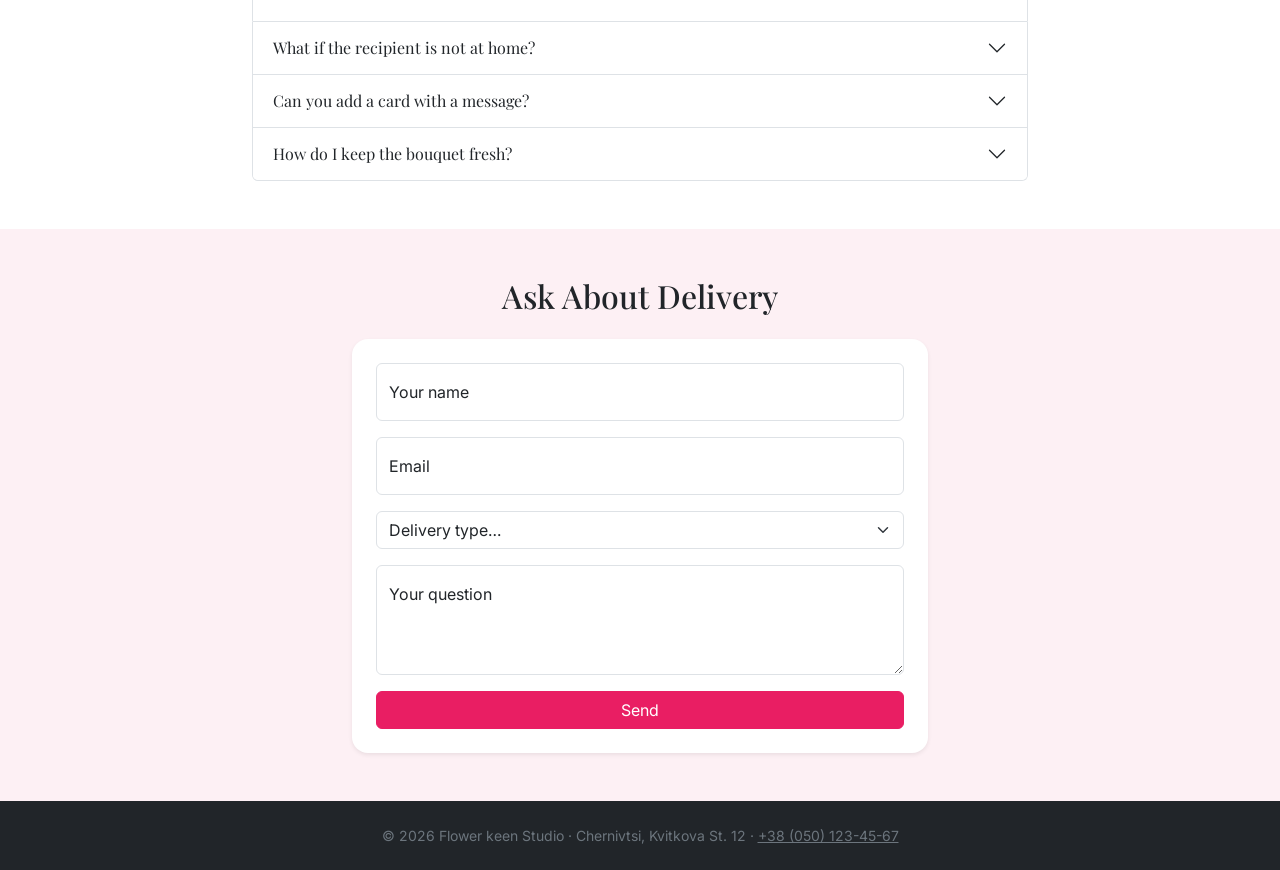
<file: OIT/delivery.html>
<!DOCTYPE html>
<html lang="en">
<head>
    <meta charset="UTF-8">
    <meta name="viewport" content="width=device-width, initial-scale=1">
    <title>Delivery &amp; FAQ &mdash; Flower keen</title>
    <link rel="preconnect" href="https://fonts.googleapis.com">
    <link rel="preconnect" href="https://fonts.gstatic.com" crossorigin>
    <link href="https://fonts.googleapis.com/css2?family=Inter:wght@400;500;600&family=Playfair+Display:wght@600;700&display=swap" rel="stylesheet">
    <link href="https://cdn.jsdelivr.net/npm/bootstrap@5.3.3/dist/css/bootstrap.min.css" rel="stylesheet">
    <style>
        :root {
            --bs-primary: #e91e63;
            --bs-primary-rgb: 233, 30, 99;
            --bs-link-color: #e91e63;
            --bs-link-hover-color: #c2185b;
            --bs-body-font-family: 'Inter', system-ui, sans-serif;
        }
        h1, h2, h3, h4, .navbar-brand { font-family: 'Playfair Display', Georgia, serif; }
        .navbar-brand { color: #e91e63 !important; font-weight: 700; font-size: 1.5rem; }
        .btn-primary { --bs-btn-bg: #e91e63; --bs-btn-border-color: #e91e63; --bs-btn-hover-bg: #c2185b; --bs-btn-hover-border-color: #c2185b; --bs-btn-active-bg: #c2185b; }
        .btn-outline-primary { --bs-btn-color: #e91e63; --bs-btn-border-color: #e91e63; --bs-btn-hover-bg: #e91e63; --bs-btn-hover-border-color: #e91e63; }
        .bg-blush { background: #fdf0f4; }
        .hero-img { max-height: 460px; object-fit: cover; }
        .card { border-color: #f1cfd7; transition: transform .3s ease, box-shadow .3s ease; }
        .card:hover { transform: translateY(-6px); box-shadow: 0 12px 25px rgba(0, 0, 0, .08); }
        .accordion-button:not(.collapsed) { background: #fdf0f4; color: #c2185b; }
        .accordion-button:focus, .form-control:focus { border-color: #e91e63; box-shadow: 0 0 0 .25rem rgba(233, 30, 99, .15); }
    </style>
</head>
<body>

<nav class="navbar navbar-expand-lg bg-white sticky-top shadow-sm">
    <div class="container">
        <a class="navbar-brand" href="index.html">Flower keen</a>
        <button class="navbar-toggler" type="button" data-bs-toggle="collapse" data-bs-target="#nav" aria-controls="nav" aria-expanded="false" aria-label="Toggle navigation">
            <span class="navbar-toggler-icon"></span>
        </button>
        <div class="collapse navbar-collapse" id="nav">
            <ul class="navbar-nav ms-auto mb-2 mb-lg-0 text-uppercase small fw-medium">
                <li class="nav-item"><a class="nav-link" href="index.html">Home</a></li>
                <li class="nav-item"><a class="nav-link" href="index.html#catalog">Catalog</a></li>
                <li class="nav-item"><a class="nav-link" href="care.html">Flower Care</a></li>
                <li class="nav-item"><a class="nav-link active" aria-current="page" href="delivery.html">Delivery</a></li>
                <li class="nav-item"><a class="nav-link" href="#ask">Ask us</a></li>
            </ul>
        </div>
    </div>
</nav>

<header class="bg-blush py-5">
    <div class="container">
        <div class="row align-items-center g-4">
            <div class="col-lg-6">
                <h1 class="display-5 fw-bold">Delivery that arrives as fresh as the flowers</h1>
                <p class="lead text-secondary">We deliver across Chernivtsi every day. Choose the speed that suits your moment.</p>
                <a href="#options" class="btn btn-primary btn-lg">See options</a>
                <a href="index.html#catalog" class="btn btn-outline-primary btn-lg ms-2">Browse bouquets</a>
            </div>
            <div class="col-lg-6">
                <img src="image/v.jpg" class="img-fluid rounded-4 shadow hero-img w-100" alt="Pastel bouquet ready for delivery">
            </div>
        </div>
    </div>
</header>

<main>
    <section id="options" class="py-5">
        <div class="container">
            <h2 class="text-center mb-4">Delivery Options</h2>
            <div class="row row-cols-1 row-cols-md-3 g-4">
                <div class="col">
                    <div class="card h-100 text-center p-3">
                        <div class="card-body">
                            <div class="fs-1">🚴</div>
                            <h3 class="h4 card-title">Express</h3>
                            <p class="card-text text-secondary">Within 2 hours. Perfect for surprises and last-minute gifts.</p>
                            <p class="fs-4 fw-bold text-primary mb-0">$5.00</p>
                        </div>
                    </div>
                </div>
                <div class="col">
                    <div class="card h-100 text-center p-3">
                        <div class="card-body">
                            <div class="fs-1">🚚</div>
                            <h3 class="h4 card-title">Standard</h3>
                            <p class="card-text text-secondary">Choose a delivery window on the day you prefer.</p>
                            <p class="fs-4 fw-bold text-primary mb-0">$3.00</p>
                        </div>
                    </div>
                </div>
                <div class="col">
                    <div class="card h-100 text-center p-3">
                        <div class="card-body">
                            <div class="fs-1">🌸</div>
                            <h3 class="h4 card-title">Studio pickup</h3>
                            <p class="card-text text-secondary">Pick up your bouquet at our studio — ready in 30 minutes.</p>
                            <p class="fs-4 fw-bold text-primary mb-0">Free</p>
                        </div>
                    </div>
                </div>
            </div>
        </div>
    </section>

    <section class="py-5 bg-blush">
        <div class="container">
            <h2 class="text-center mb-4">Delivery Zones</h2>
            <div class="table-responsive">
                <table class="table table-striped table-hover align-middle bg-white">
                    <thead>
                        <tr><th scope="col">Zone</th><th scope="col">Time</th><th scope="col">Free from</th></tr>
                    </thead>
                    <tbody>
                        <tr><td>City centre</td><td>1–2 hours</td><td>$50</td></tr>
                        <tr><td>Residential districts</td><td>2–3 hours</td><td>$60</td></tr>
                        <tr><td>Suburbs (up to 15 km)</td><td>Same day</td><td>$80</td></tr>
                    </tbody>
                </table>
            </div>
        </div>
    </section>

    <section class="py-5">
        <div class="container" style="max-width: 800px;">
            <h2 class="text-center mb-4">Frequently Asked Questions</h2>
            <div class="accordion" id="faq">
                <div class="accordion-item">
                    <h3 class="accordion-header">
                        <button class="accordion-button" type="button" data-bs-toggle="collapse" data-bs-target="#q1" aria-expanded="true" aria-controls="q1">Can I choose the delivery time?</button>
                    </h3>
                    <div id="q1" class="accordion-collapse collapse show" data-bs-parent="#faq">
                        <div class="accordion-body">Yes. With Standard delivery you pick a 2-hour window; Express arrives within two hours of confirmation.</div>
                    </div>
                </div>
                <div class="accordion-item">
                    <h3 class="accordion-header">
                        <button class="accordion-button collapsed" type="button" data-bs-toggle="collapse" data-bs-target="#q2" aria-expanded="false" aria-controls="q2">What if the recipient is not at home?</button>
                    </h3>
                    <div id="q2" class="accordion-collapse collapse" data-bs-parent="#faq">
                        <div class="accordion-body">Our courier calls first. If nobody answers, we can leave the bouquet with a neighbour or reschedule for free.</div>
                    </div>
                </div>
                <div class="accordion-item">
                    <h3 class="accordion-header">
                        <button class="accordion-button collapsed" type="button" data-bs-toggle="collapse" data-bs-target="#q3" aria-expanded="false" aria-controls="q3">Can you add a card with a message?</button>
                    </h3>
                    <div id="q3" class="accordion-collapse collapse" data-bs-parent="#faq">
                        <div class="accordion-body">Of course! Write your text in the order notes and our florist will handwrite it on a card for free.</div>
                    </div>
                </div>
                <div class="accordion-item">
                    <h3 class="accordion-header">
                        <button class="accordion-button collapsed" type="button" data-bs-toggle="collapse" data-bs-target="#q4" aria-expanded="false" aria-controls="q4">How do I keep the bouquet fresh?</button>
                    </h3>
                    <div id="q4" class="accordion-collapse collapse" data-bs-parent="#faq">
                        <div class="accordion-body">Read our <a href="care.html">Flower Care Guide</a> — six simple habits that double the vase life.</div>
                    </div>
                </div>
            </div>
        </div>
    </section>

    <section id="ask" class="py-5 bg-blush">
        <div class="container" style="max-width: 600px;">
            <h2 class="text-center mb-4">Ask About Delivery</h2>
            <div id="sent" class="alert alert-success d-none" role="alert">Thank you! We will reply within one working day. 🌷</div>
            <form class="needs-validation bg-white p-4 rounded-4 shadow-sm" novalidate>
                <div class="form-floating mb-3">
                    <input type="text" class="form-control" id="dName" placeholder="Name" required minlength="2">
                    <label for="dName">Your name</label>
                    <div class="invalid-feedback">Please enter your name.</div>
                </div>
                <div class="form-floating mb-3">
                    <input type="email" class="form-control" id="dEmail" placeholder="Email" required>
                    <label for="dEmail">Email</label>
                    <div class="invalid-feedback">Please enter a valid email.</div>
                </div>
                <div class="mb-3">
                    <select class="form-select" aria-label="Delivery type" required>
                        <option value="" selected disabled>Delivery type…</option>
                        <option>Express</option>
                        <option>Standard</option>
                        <option>Studio pickup</option>
                    </select>
                    <div class="invalid-feedback">Choose a delivery type.</div>
                </div>
                <div class="form-floating mb-3">
                    <textarea class="form-control" id="dMsg" placeholder="Question" style="height: 110px" required></textarea>
                    <label for="dMsg">Your question</label>
                    <div class="invalid-feedback">Write your question.</div>
                </div>
                <button class="btn btn-primary w-100" type="submit">Send</button>
            </form>
        </div>
    </section>
</main>

<footer class="bg-dark text-secondary text-center py-4">
    <div class="container small">© 2026 Flower keen Studio · Chernivtsi, Kvitkova St. 12 ·
        <a href="tel:+380501234567" class="text-secondary">+38 (050) 123-45-67</a></div>
</footer>

<script src="https://cdn.jsdelivr.net/npm/bootstrap@5.3.3/dist/js/bootstrap.bundle.min.js"></script>
<script>
    document.querySelectorAll('.needs-validation').forEach(f => f.addEventListener('submit', e => {
        e.preventDefault();
        if (f.checkValidity()) {
            f.reset(); f.classList.remove('was-validated');
            document.getElementById('sent').classList.remove('d-none');
        } else {
            f.classList.add('was-validated');
        }
    }));
</script>
</body>
</html>
</file>
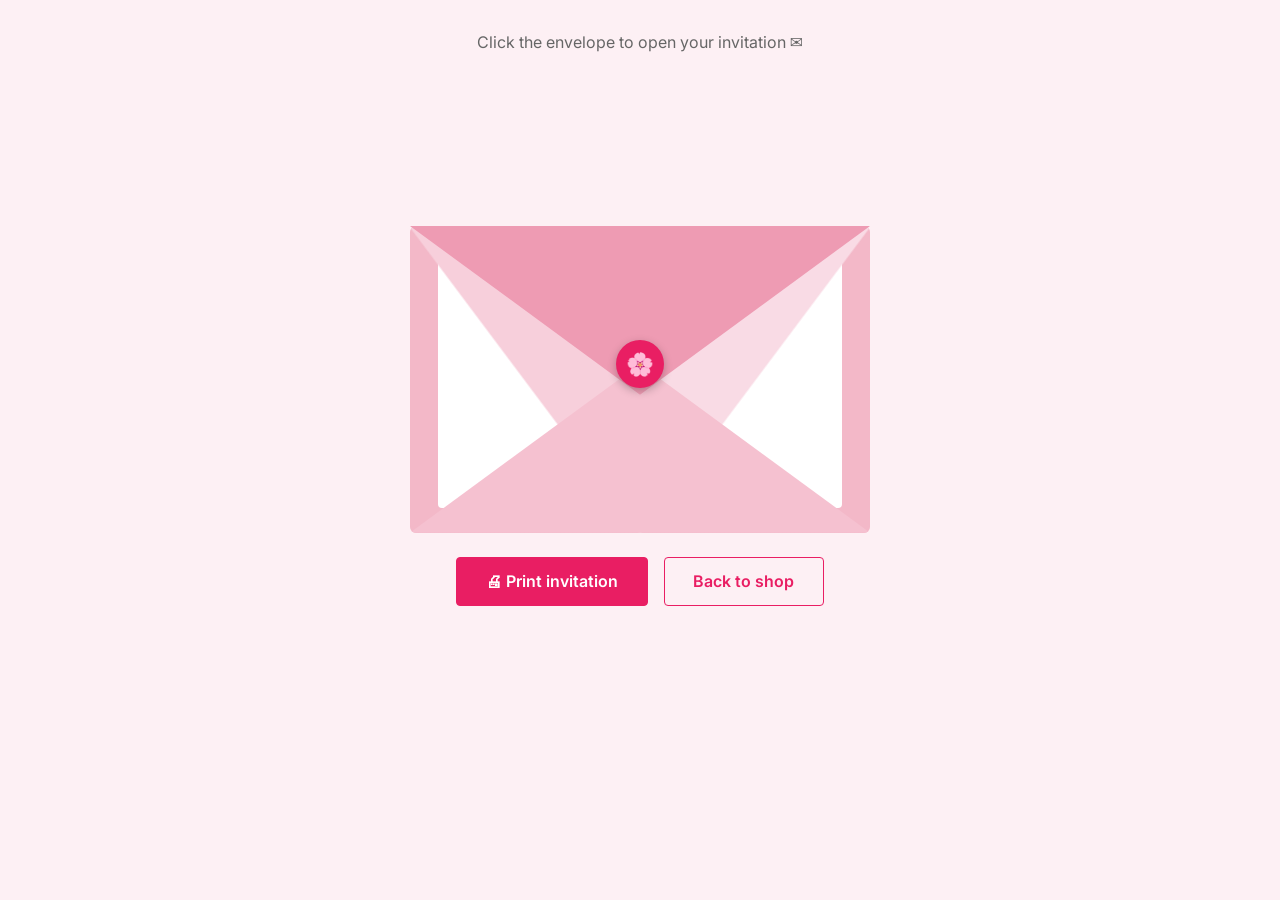
<file: OIT/invitation.html>
<!DOCTYPE html>
<html lang="en">
<head>
    <meta charset="UTF-8">
    <meta name="viewport" content="width=device-width, initial-scale=1.0">
    <title>Invitation &mdash; Flower keen Workshop</title>
    <link href="https://fonts.googleapis.com/css2?family=Inter:wght@400;500;600&family=Playfair+Display:ital,wght@0,600;0,700;1,600&display=swap" rel="stylesheet">
    <style>
        :root { --pink: #e91e63; --pink-dark: #c2185b; --blush: #fdf0f4; --border: #f1cfd7; --text: #1f1f1f; }
        * { box-sizing: border-box; margin: 0; padding: 0; }
        body {
            min-height: 100vh; display: flex; flex-direction: column; align-items: center; gap: 1.5rem;
            padding: 2rem 1rem; background: var(--blush); color: var(--text); font-family: 'Inter', system-ui, sans-serif;
        }
        h1, h2 { font-family: 'Playfair Display', Georgia, serif; }
        .hint { color: #666; text-align: center; }

        .envelope { position: relative; width: min(92vw, 460px); aspect-ratio: 3 / 2; margin-top: 150px; cursor: pointer; }
        .envelope .back { position: absolute; inset: 0; background: #f3b8c8; border-radius: 6px; }
        .envelope .paper {
            position: absolute; left: 6%; right: 6%; bottom: 8%; height: 85%; padding: 1rem;
            background: #fff; border-radius: 4px; text-align: center;
            display: grid; place-items: center; font-family: 'Playfair Display', serif; color: var(--pink);
            transition: transform .8s ease .3s;
        }
        .envelope .front {
            position: absolute; inset: 0; z-index: 2; border-radius: 6px;
            background:
                linear-gradient(to top right, transparent 49.5%, #f7cfdb 50%) left / 50% 100% no-repeat,
                linear-gradient(to top left, transparent 49.5%, #f9dbe5 50%) right / 50% 100% no-repeat;
        }
        .envelope .front::after {
            content: ''; position: absolute; left: 0; right: 0; bottom: 0; height: 55%;
            background: linear-gradient(to top, #f5c1d0 , #f5c1d0); clip-path: polygon(0 100%, 50% 0, 100% 100%);
            border-radius: 0 0 6px 6px;
        }
        .envelope .flap {
            position: absolute; top: 0; left: 0; right: 0; height: 55%; z-index: 3;
            background: #ee9bb3; clip-path: polygon(0 0, 100% 0, 50% 100%);
            transform-origin: top; transition: transform .6s ease, z-index 0s .3s;
        }
        .seal {
            position: absolute; z-index: 4; left: 50%; top: 45%; transform: translate(-50%, -50%);
            display: grid; place-items: center; width: 3rem; height: 3rem; border-radius: 50%;
            background: var(--pink); color: #fff; font-size: 1.4rem; box-shadow: 0 3px 8px rgba(0,0,0,.25);
            transition: opacity .3s;
        }
        .envelope.open .flap { transform: rotateX(180deg); z-index: 1; }
        .envelope.open .seal { opacity: 0; }
        .envelope.open .paper { transform: translateY(-85%); z-index: 1; }

        .invitation {
            width: min(94vw, 560px); padding: 2.5rem 2rem; text-align: center; background: #fff;
            border: 2px solid var(--pink); outline: 6px solid #fff; box-shadow: 0 0 0 8px var(--border), 0 12px 30px rgba(0,0,0,.1);
            border-radius: 6px; animation: fadeUp .8s ease both;
        }
        .invitation[hidden] { display: none; }
        .invitation .eyebrow { color: var(--pink); letter-spacing: .25em; text-transform: uppercase; font-size: .8rem; font-weight: 600; }
        .invitation h2 { margin: .6rem 0; font-size: 2.2rem; line-height: 1.2; }
        .invitation .lead { font-style: italic; color: #666; margin-bottom: 1.5rem; }
        .details { list-style: none; margin: 1.5rem 0; padding: 1.2rem 0; border-top: 1px dashed var(--border); border-bottom: 1px dashed var(--border); }
        .details li { margin: .4rem 0; }
        .details strong { color: var(--pink-dark); }
        .rsvp { font-size: .9rem; color: #666; }

        .actions { display: flex; flex-wrap: wrap; justify-content: center; gap: 1rem; }
        .btn {
            padding: .85rem 1.8rem; border: 1px solid var(--pink); border-radius: 4px; background: var(--pink); color: #fff;
            font: 600 1rem 'Inter', sans-serif; text-decoration: none; cursor: pointer; transition: background-color .3s, transform .3s;
        }
        .btn:hover { background: var(--pink-dark); transform: translateY(-2px); }
        .btn.outline { background: transparent; color: var(--pink); }
        .btn.outline:hover { background: var(--pink); color: #fff; }

        @keyframes fadeUp { from { opacity: 0; transform: translateY(20px); } to { opacity: 1; transform: none; } }

        @media (max-width: 480px) { .invitation { padding: 2rem 1.2rem; } .invitation h2 { font-size: 1.7rem; } }

        @page { size: A5; margin: 10mm; }
        @media print {
            body { background: #fff; padding: 0; min-height: 0; }
            .envelope, .hint, .actions { display: none !important; }
            .invitation, .invitation[hidden] { display: block !important; width: 100%; box-shadow: none; outline: none; animation: none; }
            * { -webkit-print-color-adjust: exact; print-color-adjust: exact; }
        }
    </style>
</head>
<body>
    <p class="hint" id="hint">Click the envelope to open your invitation ✉️</p>

    <div class="envelope" id="envelope" role="button" tabindex="0" aria-label="Open the invitation">
        <div class="back"></div>
        <div class="paper">You are invited 🌸</div>
        <div class="front"></div>
        <div class="flap"></div>
        <div class="seal">🌸</div>
    </div>

    <article class="invitation" id="card" hidden>
        <p class="eyebrow">You are invited</p>
        <h2>Autumn Bouquet Masterclass</h2>
        <p class="lead">An evening of flowers, tea and creativity with the Flower keen florists.</p>
        <ul class="details">
            <li>📅 <strong>Date:</strong> 12 December 2026</li>
            <li>🕕 <strong>Time:</strong> 18:00 – 20:30</li>
            <li>📍 <strong>Place:</strong> Flower keen Studio, Kvitkova St. 12, Chernivtsi</li>
            <li>💐 <strong>Includes:</strong> all flowers, tools and a bouquet to take home</li>
        </ul>
        <p class="rsvp">Please confirm your attendance by 5 December:<br>+38 (050) 123-45-67 · hello@flowerkeen.com</p>
    </article>

    <div class="actions">
        <button type="button" class="btn" id="printBtn" disabled>🖨 Print invitation</button>
        <a class="btn outline" href="index.html">Back to shop</a>
    </div>

    <script>
        const env = document.getElementById('envelope'), card = document.getElementById('card'),
              printBtn = document.getElementById('printBtn'), hint = document.getElementById('hint');
        function openEnvelope() {
            env.classList.add('open');
            hint.hidden = true;
            setTimeout(() => { card.hidden = false; env.style.display = 'none'; printBtn.disabled = false; }, 1300);
        }
        env.addEventListener('click', openEnvelope);
        env.addEventListener('keydown', e => { if (e.key === 'Enter' || e.key === ' ') { e.preventDefault(); openEnvelope(); } });
        printBtn.addEventListener('click', () => window.print());
    </script>
</body>
</html>
</file>
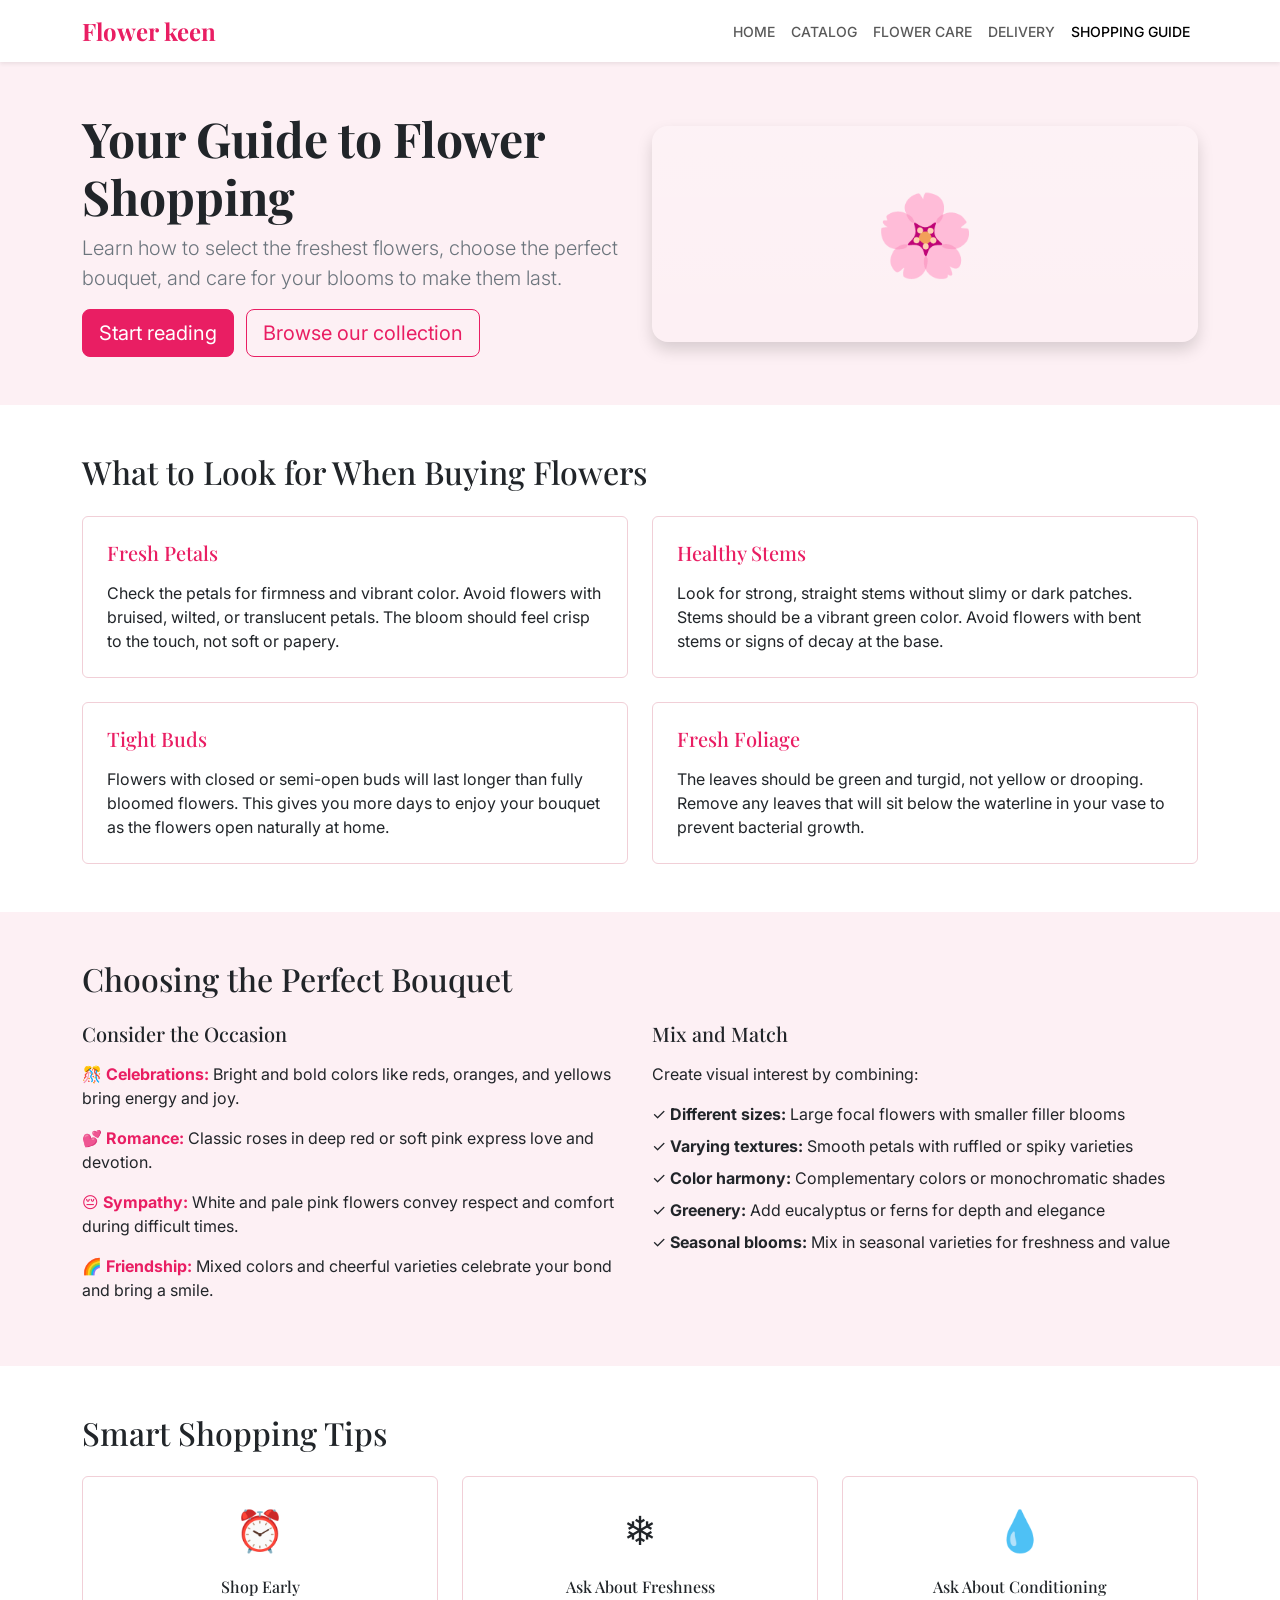
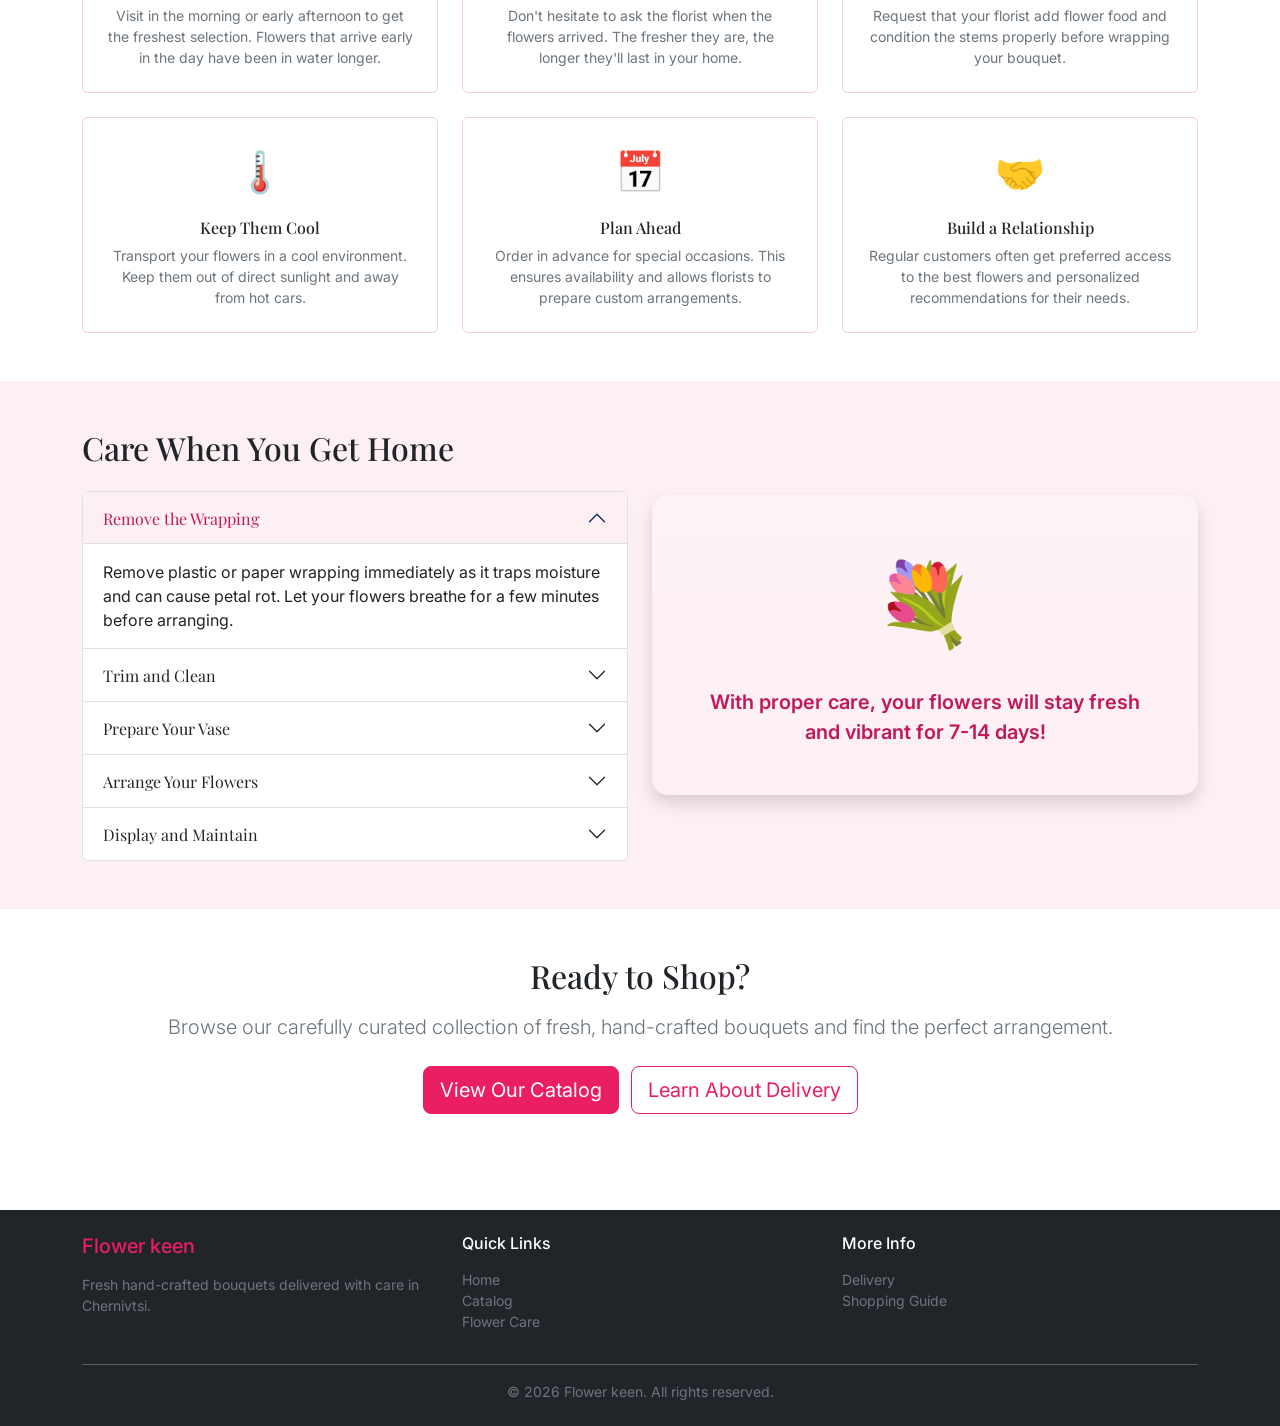
<file: OIT/shopping.html>
<!DOCTYPE html>
<html lang="en">
<head>
    <meta charset="UTF-8">
    <meta name="viewport" content="width=device-width, initial-scale=1">
    <title>Flower Shopping &mdash; Flower keen</title>
    <link rel="preconnect" href="https://fonts.googleapis.com">
    <link rel="preconnect" href="https://fonts.gstatic.com" crossorigin>
    <link href="https://fonts.googleapis.com/css2?family=Inter:wght@400;500;600&family=Playfair+Display:wght@600;700&display=swap" rel="stylesheet">
    <link href="https://cdn.jsdelivr.net/npm/bootstrap@5.3.3/dist/css/bootstrap.min.css" rel="stylesheet">
    <style>
        :root {
            --bs-primary: #e91e63;
            --bs-primary-rgb: 233, 30, 99;
            --bs-link-color: #e91e63;
            --bs-link-hover-color: #c2185b;
            --bs-body-font-family: 'Inter', system-ui, sans-serif;
        }
        h1, h2, h3, h4, .navbar-brand { font-family: 'Playfair Display', Georgia, serif; }
        .navbar-brand { color: #e91e63 !important; font-weight: 700; font-size: 1.5rem; }
        .btn-primary { --bs-btn-bg: #e91e63; --bs-btn-border-color: #e91e63; --bs-btn-hover-bg: #c2185b; --bs-btn-hover-border-color: #c2185b; --bs-btn-active-bg: #c2185b; }
        .btn-outline-primary { --bs-btn-color: #e91e63; --bs-btn-border-color: #e91e63; --bs-btn-hover-bg: #e91e63; --bs-btn-hover-border-color: #e91e63; }
        .bg-blush { background: #fdf0f4; }
        .hero-img { max-height: 460px; object-fit: cover; }
        .card { border-color: #f1cfd7; transition: transform .3s ease, box-shadow .3s ease; }
        .card:hover { transform: translateY(-6px); box-shadow: 0 12px 25px rgba(0, 0, 0, .08); }
        .accordion-button:not(.collapsed) { background: #fdf0f4; color: #c2185b; }
        .accordion-button:focus, .form-control:focus { border-color: #e91e63; box-shadow: 0 0 0 .25rem rgba(233, 30, 99, .15); }
    </style>
</head>
<body>

<nav class="navbar navbar-expand-lg bg-white sticky-top shadow-sm">
    <div class="container">
        <a class="navbar-brand" href="index.html">Flower keen</a>
        <button class="navbar-toggler" type="button" data-bs-toggle="collapse" data-bs-target="#nav" aria-controls="nav" aria-expanded="false" aria-label="Toggle navigation">
            <span class="navbar-toggler-icon"></span>
        </button>
        <div class="collapse navbar-collapse" id="nav">
            <ul class="navbar-nav ms-auto mb-2 mb-lg-0 text-uppercase small fw-medium">
                <li class="nav-item"><a class="nav-link" href="index.html">Home</a></li>
                <li class="nav-item"><a class="nav-link" href="index.html#catalog">Catalog</a></li>
                <li class="nav-item"><a class="nav-link" href="care.html">Flower Care</a></li>
                <li class="nav-item"><a class="nav-link" href="delivery.html">Delivery</a></li>
                <li class="nav-item"><a class="nav-link active" aria-current="page" href="shopping.html">Shopping Guide</a></li>
            </ul>
        </div>
    </div>
</nav>

<header class="bg-blush py-5">
    <div class="container">
        <div class="row align-items-center g-4">
            <div class="col-lg-6">
                <h1 class="display-5 fw-bold">Your Guide to Flower Shopping</h1>
                <p class="lead text-secondary">Learn how to select the freshest flowers, choose the perfect bouquet, and care for your blooms to make them last.</p>
                <a href="#what-to-look" class="btn btn-primary btn-lg">Start reading</a>
                <a href="index.html#catalog" class="btn btn-outline-primary btn-lg ms-2">Browse our collection</a>
            </div>
            <div class="col-lg-6">
                <div class="bg-gradient p-5 rounded-4 shadow text-center" style="background: linear-gradient(135deg, #e91e63 0%, #c2185b 100%); color: white;">
                    <div style="font-size: 5rem;">🌸</div>
                </div>
            </div>
        </div>
    </div>
</header>

<main>
    <section id="what-to-look" class="py-5">
        <div class="container">
            <h2 class="mb-4">What to Look for When Buying Flowers</h2>
            <div class="row row-cols-1 row-cols-md-2 g-4">
                <div class="col">
                    <div class="card h-100 p-4">
                        <h3 class="h5 card-title text-primary mb-3">Fresh Petals</h3>
                        <p class="card-text">Check the petals for firmness and vibrant color. Avoid flowers with bruised, wilted, or translucent petals. The bloom should feel crisp to the touch, not soft or papery.</p>
                    </div>
                </div>
                <div class="col">
                    <div class="card h-100 p-4">
                        <h3 class="h5 card-title text-primary mb-3">Healthy Stems</h3>
                        <p class="card-text">Look for strong, straight stems without slimy or dark patches. Stems should be a vibrant green color. Avoid flowers with bent stems or signs of decay at the base.</p>
                    </div>
                </div>
                <div class="col">
                    <div class="card h-100 p-4">
                        <h3 class="h5 card-title text-primary mb-3">Tight Buds</h3>
                        <p class="card-text">Flowers with closed or semi-open buds will last longer than fully bloomed flowers. This gives you more days to enjoy your bouquet as the flowers open naturally at home.</p>
                    </div>
                </div>
                <div class="col">
                    <div class="card h-100 p-4">
                        <h3 class="h5 card-title text-primary mb-3">Fresh Foliage</h3>
                        <p class="card-text">The leaves should be green and turgid, not yellow or drooping. Remove any leaves that will sit below the waterline in your vase to prevent bacterial growth.</p>
                    </div>
                </div>
            </div>
        </div>
    </section>

    <section id="choosing-bouquet" class="py-5 bg-blush">
        <div class="container">
            <h2 class="mb-4">Choosing the Perfect Bouquet</h2>
            <div class="row g-4">
                <div class="col-lg-6">
                    <h3 class="h5 mb-3">Consider the Occasion</h3>
                    <ul class="list-unstyled">
                        <li class="mb-3"><strong class="text-primary">🎊 Celebrations:</strong> Bright and bold colors like reds, oranges, and yellows bring energy and joy.</li>
                        <li class="mb-3"><strong class="text-primary">💕 Romance:</strong> Classic roses in deep red or soft pink express love and devotion.</li>
                        <li class="mb-3"><strong class="text-primary">😔 Sympathy:</strong> White and pale pink flowers convey respect and comfort during difficult times.</li>
                        <li class="mb-3"><strong class="text-primary">🌈 Friendship:</strong> Mixed colors and cheerful varieties celebrate your bond and bring a smile.</li>
                    </ul>
                </div>
                <div class="col-lg-6">
                    <h3 class="h5 mb-3">Mix and Match</h3>
                    <p class="mb-3">Create visual interest by combining:</p>
                    <ul class="list-unstyled">
                        <li class="mb-2">✓ <strong>Different sizes:</strong> Large focal flowers with smaller filler blooms</li>
                        <li class="mb-2">✓ <strong>Varying textures:</strong> Smooth petals with ruffled or spiky varieties</li>
                        <li class="mb-2">✓ <strong>Color harmony:</strong> Complementary colors or monochromatic shades</li>
                        <li class="mb-2">✓ <strong>Greenery:</strong> Add eucalyptus or ferns for depth and elegance</li>
                        <li class="mb-2">✓ <strong>Seasonal blooms:</strong> Mix in seasonal varieties for freshness and value</li>
                    </ul>
                </div>
            </div>
        </div>
    </section>

    <section id="buying-tips" class="py-5">
        <div class="container">
            <h2 class="mb-4">Smart Shopping Tips</h2>
            <div class="row row-cols-1 row-cols-md-2 row-cols-lg-3 g-4">
                <div class="col">
                    <div class="card h-100 text-center p-4">
                        <div style="font-size: 2.5rem; margin-bottom: 1rem;">⏰</div>
                        <h4 class="h6 card-title">Shop Early</h4>
                        <p class="card-text small text-secondary">Visit in the morning or early afternoon to get the freshest selection. Flowers that arrive early in the day have been in water longer.</p>
                    </div>
                </div>
                <div class="col">
                    <div class="card h-100 text-center p-4">
                        <div style="font-size: 2.5rem; margin-bottom: 1rem;">❄️</div>
                        <h4 class="h6 card-title">Ask About Freshness</h4>
                        <p class="card-text small text-secondary">Don't hesitate to ask the florist when the flowers arrived. The fresher they are, the longer they'll last in your home.</p>
                    </div>
                </div>
                <div class="col">
                    <div class="card h-100 text-center p-4">
                        <div style="font-size: 2.5rem; margin-bottom: 1rem;">💧</div>
                        <h4 class="h6 card-title">Ask About Conditioning</h4>
                        <p class="card-text small text-secondary">Request that your florist add flower food and condition the stems properly before wrapping your bouquet.</p>
                    </div>
                </div>
                <div class="col">
                    <div class="card h-100 text-center p-4">
                        <div style="font-size: 2.5rem; margin-bottom: 1rem;">🌡️</div>
                        <h4 class="h6 card-title">Keep Them Cool</h4>
                        <p class="card-text small text-secondary">Transport your flowers in a cool environment. Keep them out of direct sunlight and away from hot cars.</p>
                    </div>
                </div>
                <div class="col">
                    <div class="card h-100 text-center p-4">
                        <div style="font-size: 2.5rem; margin-bottom: 1rem;">📅</div>
                        <h4 class="h6 card-title">Plan Ahead</h4>
                        <p class="card-text small text-secondary">Order in advance for special occasions. This ensures availability and allows florists to prepare custom arrangements.</p>
                    </div>
                </div>
                <div class="col">
                    <div class="card h-100 text-center p-4">
                        <div style="font-size: 2.5rem; margin-bottom: 1rem;">🤝</div>
                        <h4 class="h6 card-title">Build a Relationship</h4>
                        <p class="card-text small text-secondary">Regular customers often get preferred access to the best flowers and personalized recommendations for their needs.</p>
                    </div>
                </div>
            </div>
        </div>
    </section>

    <section id="caring-after" class="py-5 bg-blush">
        <div class="container">
            <div class="row align-items-center g-4">
                <div class="col-lg-6">
                    <h2 class="mb-4">Care When You Get Home</h2>
                    <div class="accordion" id="careAccordion">
                        <div class="accordion-item">
                            <h2 class="accordion-header">
                                <button class="accordion-button" type="button" data-bs-toggle="collapse" data-bs-target="#care1" aria-expanded="true" aria-controls="care1">
                                    Remove the Wrapping
                                </button>
                            </h2>
                            <div id="care1" class="accordion-collapse collapse show" data-bs-parent="#careAccordion">
                                <div class="accordion-body">
                                    Remove plastic or paper wrapping immediately as it traps moisture and can cause petal rot. Let your flowers breathe for a few minutes before arranging.
                                </div>
                            </div>
                        </div>
                        <div class="accordion-item">
                            <h2 class="accordion-header">
                                <button class="accordion-button collapsed" type="button" data-bs-toggle="collapse" data-bs-target="#care2" aria-expanded="false" aria-controls="care2">
                                    Trim and Clean
                                </button>
                            </h2>
                            <div id="care2" class="accordion-collapse collapse" data-bs-parent="#careAccordion">
                                <div class="accordion-body">
                                    Cut 2-3 cm off the bottom of each stem at a 45-degree angle with a sharp knife. Remove any foliage that would sit below the waterline in your vase.
                                </div>
                            </div>
                        </div>
                        <div class="accordion-item">
                            <h2 class="accordion-header">
                                <button class="accordion-button collapsed" type="button" data-bs-toggle="collapse" data-bs-target="#care3" aria-expanded="false" aria-controls="care3">
                                    Prepare Your Vase
                                </button>
                            </h2>
                            <div id="care3" class="accordion-collapse collapse" data-bs-parent="#careAccordion">
                                <div class="accordion-body">
                                    Wash your vase thoroughly with warm soapy water and rinse completely. Use cool, clean water and add flower food if provided with your bouquet.
                                </div>
                            </div>
                        </div>
                        <div class="accordion-item">
                            <h2 class="accordion-header">
                                <button class="accordion-button collapsed" type="button" data-bs-toggle="collapse" data-bs-target="#care4" aria-expanded="false" aria-controls="care4">
                                    Arrange Your Flowers
                                </button>
                            </h2>
                            <div id="care4" class="accordion-collapse collapse" data-bs-parent="#careAccordion">
                                <div class="accordion-body">
                                    Place larger focal flowers first, then fill gaps with smaller blooms and greenery. Arrange them at different heights for a natural, full look.
                                </div>
                            </div>
                        </div>
                        <div class="accordion-item">
                            <h2 class="accordion-header">
                                <button class="accordion-button collapsed" type="button" data-bs-toggle="collapse" data-bs-target="#care5" aria-expanded="false" aria-controls="care5">
                                    Display and Maintain
                                </button>
                            </h2>
                            <div id="care5" class="accordion-collapse collapse" data-bs-parent="#careAccordion">
                                <div class="accordion-body">
                                    Place your bouquet in a cool spot, away from direct sunlight, heating vents, and ripening fruit. Change the water every 2 days and re-trim stems weekly.
                                </div>
                            </div>
                        </div>
                    </div>
                </div>
                <div class="col-lg-6">
                    <div class="bg-gradient p-5 rounded-4 shadow text-center" style="background: linear-gradient(135deg, #fdf0f4 0%, #f1cfd7 100%); color: #c2185b;">
                        <div style="font-size: 5rem;">💐</div>
                        <p class="lead fw-semibold mt-4 mb-0">With proper care, your flowers will stay fresh and vibrant for 7-14 days!</p>
                    </div>
                </div>
            </div>
        </div>
    </section>

    <section id="cta" class="py-5">
        <div class="container text-center">
            <h2 class="mb-3">Ready to Shop?</h2>
            <p class="lead mb-4 text-secondary">Browse our carefully curated collection of fresh, hand-crafted bouquets and find the perfect arrangement.</p>
            <a href="index.html#catalog" class="btn btn-primary btn-lg">View Our Catalog</a>
            <a href="delivery.html" class="btn btn-outline-primary btn-lg ms-2">Learn About Delivery</a>
        </div>
    </section>
</main>

<footer class="bg-dark text-white py-4 mt-5">
    <div class="container">
        <div class="row g-4">
            <div class="col-md-4">
                <h5 class="text-primary mb-3">Flower keen</h5>
                <p class="small text-secondary">Fresh hand-crafted bouquets delivered with care in Chernivtsi.</p>
            </div>
            <div class="col-md-4">
                <h6 class="mb-3">Quick Links</h6>
                <ul class="list-unstyled small">
                    <li><a href="index.html" class="text-secondary text-decoration-none">Home</a></li>
                    <li><a href="index.html#catalog" class="text-secondary text-decoration-none">Catalog</a></li>
                    <li><a href="care.html" class="text-secondary text-decoration-none">Flower Care</a></li>
                </ul>
            </div>
            <div class="col-md-4">
                <h6 class="mb-3">More Info</h6>
                <ul class="list-unstyled small">
                    <li><a href="delivery.html" class="text-secondary text-decoration-none">Delivery</a></li>
                    <li><a href="shopping.html" class="text-secondary text-decoration-none">Shopping Guide</a></li>
                </ul>
            </div>
        </div>
        <hr class="bg-secondary my-3">
        <p class="text-center text-secondary small mb-0">&copy; 2026 Flower keen. All rights reserved.</p>
    </div>
</footer>

<script src="https://cdn.jsdelivr.net/npm/bootstrap@5.3.3/dist/js/bootstrap.bundle.min.js"></script>

</body>
</html>
</file>
<file: OIT/css/style.css>
:root {
    --primary-pink: #e91e63;
    --primary-hover: #c2185b;
    --bg-light-pink: #fdf0f4;
    --bg-white: #ffffff;
    --text-dark: #1f1f1f;
    --text-muted: #666666;
    --border-color: #f1cfd7;
    --lilac: #f7cfdb;
    --font-heading: 'Playfair Display', Georgia, serif;
    --font-body: 'Inter', system-ui, -apple-system, sans-serif;
    --radius-sm: 8px;
    --radius-md: 16px;
    --transition-fast: 0.3s ease;
}

*, *::before, *::after {
    box-sizing: border-box;
    margin: 0;
    padding: 0;
}

html {
    scroll-behavior: smooth;
    font-size: 16px;
}

body {
    font-family: var(--font-body);
    color: var(--text-dark);
    background-color: var(--bg-white);
    line-height: 1.6;
    -webkit-font-smoothing: antialiased;
}

h1, h2, h3, h4 {
    font-family: var(--font-heading);
    color: var(--text-dark);
    font-weight: 700;
    line-height: 1.25;
    margin-bottom: 0.75rem;
}

h1 { font-size: clamp(2rem, 4vw, 3.2rem); }
h2 { font-size: clamp(1.75rem, 3vw, 2.4rem); text-align: center; }
h3 { font-size: 1.35rem; }

p {
    margin-bottom: 1rem;
    color: var(--text-muted);
}

a {
    color: inherit;
    text-decoration: none;
    transition: color var(--transition-fast);
}

a:hover {
    color: var(--primary-pink);
}

section[id], div[id], header[id] {
    scroll-margin-top: 5rem;
}

header#top-nav {
    display: flex;
    flex-wrap: wrap;
    justify-content: space-between;
    align-items: center;
    gap: 1rem;
    padding: 1rem 5%;
    background-color: var(--bg-white);
    position: sticky;
    top: 0;
    z-index: 1000;
    box-shadow: 0 2px 15px rgba(0, 0, 0, 0.04);
}

.logo {
    display: flex;
    align-items: center;
    gap: 0.6rem;
    white-space: nowrap;
    font-family: var(--font-heading);
    font-size: 1.5rem;
    font-weight: 700;
    color: var(--primary-pink);
}

.logo svg {
    stroke: var(--primary-pink);
}

nav ul {
    display: flex;
    align-items: center;
    list-style: none;
    gap: 1.75rem;
}

nav a {
    font-weight: 500;
    font-size: 0.95rem;
    text-transform: uppercase;
    letter-spacing: 0.5px;
    white-space: nowrap;
    position: relative;
}

nav a::after {
    content: '';
    position: absolute;
    bottom: -4px;
    left: 0;
    width: 0%;
    height: 2px;
    background-color: var(--primary-pink);
    transition: width var(--transition-fast);
}

nav a:hover::after {
    width: 100%;
}

.dropdown {
    position: relative;
}

.dropdown .arrow {
    font-size: 0.8em;
}

.dropdown-content {
    position: absolute;
    top: 100%;
    left: 0;
    min-width: 220px;
    display: none;
    flex-direction: column;
    padding: 0.5rem;
    background-color: var(--bg-white);
    border: 1px solid var(--border-color);
    border-radius: var(--radius-sm);
    box-shadow: 0 10px 25px rgba(233, 30, 99, 0.15);
}

.dropdown:hover .dropdown-content,
.dropdown:focus-within .dropdown-content {
    display: flex;
}

.dropdown-content a {
    padding: 0.6rem 0.8rem;
    border-radius: 4px;
    white-space: nowrap;
}

.dropdown-content a::after {
    display: none;
}

.dropdown-content a:hover {
    background-color: var(--bg-light-pink);
}

.search-box form {
    display: flex;
    align-items: center;
    width: 260px;
    max-width: 100%;
    background-color: var(--bg-white);
    border: 1px solid #cfcfcf;
    border-radius: 999px;
    padding: 0.2rem 0.4rem 0.2rem 1.1rem;
    transition: border-color var(--transition-fast), box-shadow var(--transition-fast);
}

.search-box form:focus-within {
    border-color: var(--primary-pink);
    box-shadow: 0 0 0 3px rgba(233, 30, 99, 0.15);
}

.search-box input[type="search"] {
    flex: 1;
    min-width: 0;
    border: none;
    background: transparent;
    padding: 0.45rem 0;
    outline: none;
    font-family: inherit;
    font-size: 0.95rem;
}

.search-box button[type="submit"] {
    display: grid;
    place-items: center;
    width: 2.2rem;
    height: 2.2rem;
    padding: 0;
    background: transparent;
    border: none;
    border-radius: 50%;
    box-shadow: none;
    cursor: pointer;
    font-size: 1rem;
    color: var(--text-dark) !important;
}

.search-box button[type="submit"]:hover {
    background-color: var(--bg-light-pink);
    transform: none;
    color: var(--primary-pink) !important;
}

.hero-section {
    display: flex;
    align-items: center;
    justify-content: space-between;
    gap: 2rem;
    padding: 4rem 8%;
    background-color: var(--bg-light-pink);
    min-height: 80vh;
}

.hero-content {
    max-width: 550px;
}

.hero-content p {
    font-size: 1.15rem;
    margin-bottom: 2rem;
}

.hero-image img {
    display: block;
    width: 100%;
    max-width: 400px;
    aspect-ratio: 400 / 620;
    object-fit: cover;
    border-radius: var(--radius-sm);
    box-shadow: 0 10px 30px rgba(0, 0, 0, 0.08);
}

.cta-button,
button[type="submit"] {
    display: inline-block;
    background-color: var(--primary-pink);
    color: #ffffff !important;
    padding: 0.85rem 2rem;
    border-radius: 4px;
    font-family: inherit;
    font-size: 1rem;
    font-weight: 600;
    letter-spacing: 0.5px;
    border: none;
    cursor: pointer;
    box-shadow: 0 4px 12px rgba(233, 30, 99, 0.25);
    transition: background-color var(--transition-fast), transform var(--transition-fast);
}

.cta-button:hover,
button[type="submit"]:hover {
    background-color: var(--primary-hover);
    transform: translateY(-2px);
}

button[type="reset"] {
    background: transparent;
    border: 1px solid #ccc;
    padding: 0.85rem 1.5rem;
    border-radius: 4px;
    font-family: inherit;
    font-size: 1rem;
    cursor: pointer;
    font-weight: 500;
    transition: background-color var(--transition-fast);
}

button[type="reset"]:hover {
    background-color: #eee;
}

.cards-section,
.news-section,
.survey-section,
.contact-section {
    padding: 5rem 8%;
}

.section-subtitle {
    text-align: center;
    margin-bottom: 3rem;
}

.category + .category {
    margin-top: 4rem;
}

.category-title {
    padding-bottom: 0.5rem;
    margin-bottom: 1.5rem;
    border-bottom: 2px solid var(--border-color);
}

.card-grid {
    display: grid;
    grid-template-columns: repeat(auto-fit, minmax(240px, 1fr));
    gap: 1.75rem;
}

.card {
    display: flex;
    flex-direction: column;
    background-color: var(--bg-white);
    border: 1px solid var(--border-color);
    border-radius: var(--radius-sm);
    padding: 1rem;
    text-align: center;
    transition: transform var(--transition-fast), box-shadow var(--transition-fast);
}

.card:hover {
    transform: translateY(-6px);
    box-shadow: 0 12px 25px rgba(0, 0, 0, 0.06);
}

.card img {
    display: block;
    width: 100%;
    aspect-ratio: 320 / 350;
    object-fit: cover;
    border-radius: var(--radius-sm);
    margin-bottom: 1rem;
}

.card-body {
    display: flex;
    flex: 1;
    flex-direction: column;
    align-items: center;
}

.card-body p {
    font-size: 0.95rem;
}

.card .price {
    font-size: 1.25rem;
    font-weight: 700;
    color: var(--primary-pink);
    margin-top: auto;
    margin-bottom: 0.6rem;
}

.order-link {
    color: var(--primary-pink);
    font-weight: 600;
    font-size: 0.9rem;
}

.news-section {
    background-color: #fafafa;
}

.news-list {
    display: grid;
    grid-template-columns: repeat(auto-fit, minmax(320px, 1fr));
    gap: 2rem;
    margin-top: 2rem;
}

.news-item {
    background: var(--bg-white);
    border-radius: var(--radius-sm);
    padding: 2rem;
    box-shadow: 0 4px 15px rgba(0, 0, 0, 0.03);
}

.news-item time {
    font-size: 0.85rem;
    color: var(--primary-pink);
    font-weight: 600;
}

.subheader {
    margin-bottom: 1rem;
}

.image-example {
    position: relative;
    margin-bottom: 1rem;
    border-radius: var(--radius-sm);
    overflow: hidden;
}

.image-example img {
    display: block;
    width: 100%;
    height: auto;
    opacity: 0;
    transition: opacity 0.5s ease;
}

.image-example p {
    position: absolute;
    inset: 0;
    display: flex;
    align-items: center;
    justify-content: center;
    margin: 0;
    padding: 1rem;
    background-color: var(--lilac);
    color: #8a3b55;
    font-family: var(--font-heading);
    font-size: 1.4rem;
    text-align: center;
    transition: opacity 0.5s ease;
}

.image-example:hover img {
    opacity: 1;
}

.image-example:hover p {
    opacity: 0;
}

@media (hover: none) {
    .image-example img { opacity: 1; }
    .image-example p { display: none; }
}

.survey-section {
    background-color: var(--bg-light-pink);
}

.form-container,
.auth-box {
    max-width: 600px;
    margin: 0 auto;
    background: var(--bg-white);
    padding: 2.5rem;
    border-radius: var(--radius-md);
    box-shadow: 0 8px 20px rgba(0, 0, 0, 0.04);
}

.form-group,
fieldset {
    margin-bottom: 1.5rem;
    border: none;
}

label {
    display: block;
    font-weight: 500;
    margin-bottom: 0.5rem;
}

input[type="text"],
input[type="email"],
input[type="password"],
select,
textarea {
    width: 100%;
    padding: 0.75rem 1rem;
    border: 1px solid #ddd;
    border-radius: 4px;
    font-family: inherit;
    font-size: 0.95rem;
    transition: border-color var(--transition-fast);
}

textarea {
    min-height: 120px;
    resize: vertical;
}

input:focus,
select:focus,
textarea:focus {
    outline: none;
    border-color: var(--primary-pink);
    box-shadow: 0 0 0 3px rgba(233, 30, 99, 0.15);
}

fieldset label {
    display: flex;
    align-items: center;
    gap: 0.5rem;
    font-weight: normal;
    cursor: pointer;
    margin-bottom: 0.4rem;
}

legend {
    font-weight: 600;
    margin-bottom: 0.6rem;
    color: var(--text-dark);
}

.form-buttons {
    display: flex;
    flex-wrap: wrap;
    gap: 1rem;
}

small {
    color: var(--text-muted);
}

hr {
    border: none;
    border-top: 1px dashed var(--border-color);
    margin: 2rem 0;
}

#back-to-top {
    position: fixed;
    bottom: 1.25rem;
    left: 1.25rem;
    z-index: 900;
    display: grid;
    place-items: center;
    width: 3rem;
    height: 3rem;
    border-radius: 50%;
    background-color: var(--primary-pink);
    box-shadow: 0 4px 12px rgba(233, 30, 99, 0.35);
    transition: background-color var(--transition-fast), transform var(--transition-fast);
}

#back-to-top::before {
    content: '';
    width: 0.8rem;
    height: 0.8rem;
    margin-top: 0.3rem;
    border-top: 3px solid #ffffff;
    border-left: 3px solid #ffffff;
    transform: rotate(45deg);
}

#back-to-top:hover {
    background-color: var(--primary-hover);
    transform: translateY(-3px);
}

.footer {
  width: 100%;
  background: #111;
  color: #bbb;
  margin-top: 80px;
  padding: 60px 20px 0;
  box-sizing: border-box;
}

.footer-inner {
  max-width: 1100px;
  margin: 0 auto;
  display: grid;
  grid-template-columns: repeat(auto-fit, minmax(220px, 1fr));
  gap: 40px;
  text-align: left;
}

.footer-logo {
  color: #fff;
  font-size: 22px;
  margin: 0 0 12px;
}

.footer h4 {
  color: #fff;
  font-size: 16px;
  margin: 0 0 14px;
}

.footer p {
  margin: 0 0 8px;
  font-size: 15px;
  line-height: 1.6;
}

.footer a {
  color: #bbb;
  text-decoration: none;
  transition: color 0.2s;
}

.footer a:hover {
  color: #ec1f63; 
}

.socials {
  display: flex;
  flex-direction: column;
  gap: 8px;
}

.footer-bottom {
  max-width: 1100px;
  margin: 50px auto 0;
  padding: 20px 0;
  border-top: 1px solid #2a2a2a;
  text-align: center;
  font-size: 14px;
  color: #888;
}

[hidden] { display: none !important; }

header#top-nav { flex-wrap: wrap; }
.nav-wrap { display: flex; flex: 1; flex-wrap: wrap; align-items: center; justify-content: flex-end; gap: 1.25rem; }
nav ul { gap: 1.25rem; }
.search-box form { width: 210px; }
.header-actions { display: flex; align-items: center; gap: 0.6rem; }

.icon-btn {
    position: relative;
    display: grid;
    place-items: center;
    width: 2.6rem;
    height: 2.6rem;
    background: var(--bg-white);
    border: 1px solid var(--border-color);
    border-radius: 50%;
    color: var(--text-dark);
    font-size: 1.05rem;
    cursor: pointer;
    transition: background-color var(--transition-fast), color var(--transition-fast);
}
.icon-btn:hover { background: var(--bg-light-pink); color: var(--primary-pink); }

.badge {
    position: absolute;
    top: -5px;
    right: -5px;
    display: grid;
    place-items: center;
    min-width: 1.2rem;
    height: 1.2rem;
    padding: 0 0.3rem;
    border-radius: 999px;
    background: var(--primary-pink);
    color: #fff;
    font-size: 0.7rem;
    font-weight: 700;
}
.badge.bump { animation: bump 0.4s ease; }

.btn-signin {
    display: inline-flex;
    align-items: center;
    gap: 0.45rem;
    padding: 0.6rem 1.2rem;
    background: var(--primary-pink);
    border: none;
    border-radius: 999px;
    color: #fff;
    font: 600 0.9rem var(--font-body);
    cursor: pointer;
    box-shadow: 0 4px 12px rgba(233, 30, 99, 0.3);
    transition: background-color var(--transition-fast), transform var(--transition-fast);
}
.btn-signin:hover { background: var(--primary-hover); transform: translateY(-2px); }

.burger {
    display: none;
    width: 2.6rem;
    height: 2.6rem;
    padding: 0;
    background: var(--bg-white);
    border: 1px solid var(--border-color);
    border-radius: 8px;
    cursor: pointer;
}
.burger span {
    display: block;
    width: 1.3rem;
    height: 2px;
    margin: 5px auto;
    background: var(--text-dark);
    transition: transform 0.3s ease, opacity 0.3s ease;
}
.burger.open span:nth-child(1) { transform: translateY(7px) rotate(45deg); }
.burger.open span:nth-child(2) { opacity: 0; }
.burger.open span:nth-child(3) { transform: translateY(-7px) rotate(-45deg); }

#back-to-top {
    opacity: 0;
    visibility: hidden;
    transform: translateY(20px);
    transition: opacity 0.4s ease, transform 0.4s ease, visibility 0.4s, background-color var(--transition-fast);
}
#back-to-top.show { opacity: 1; visibility: visible; transform: none; }
#back-to-top.show:hover { transform: translateY(-3px); }

.order-link { cursor: pointer; transition: color var(--transition-fast), transform var(--transition-fast); }
.order-link:hover { color: var(--primary-hover); transform: scale(1.05); }
.order-link.added { color: #2e7d32; }
#noResults { text-align: center; font-size: 1.1rem; }

body.modal-open { overflow: hidden; }
.modal {
    position: fixed;
    inset: 0;
    z-index: 2000;
    display: grid;
    place-items: center;
    padding: 1rem;
    background: rgba(31, 31, 31, 0.55);
    opacity: 0;
    visibility: hidden;
    transition: opacity 0.3s ease, visibility 0.3s;
}
.modal.is-open { opacity: 1; visibility: visible; }
.modal-box {
    position: relative;
    width: 100%;
    max-width: 460px;
    max-height: 90vh;
    overflow-y: auto;
    padding: 2rem 1.5rem;
    background: var(--bg-white);
    border-radius: var(--radius-md);
    transform: translateY(24px) scale(0.96);
    transition: transform 0.35s ease;
}
.modal.is-open .modal-box { transform: none; }
.modal-close {
    position: absolute;
    top: 0.4rem;
    right: 1rem;
    background: none;
    border: none;
    color: var(--text-muted);
    font-size: 2rem;
    line-height: 1;
    cursor: pointer;
}
.modal-close:hover { color: var(--primary-pink); }
.modal-box h3 { text-align: center; }

.drawer { place-items: stretch end; padding: 0; }
.drawer .modal-box { max-width: 420px; height: 100%; max-height: none; border-radius: 0; transform: translateX(100%); }
.drawer.is-open .modal-box { transform: none; }

.tabs { display: flex; margin-bottom: 1.25rem; border-bottom: 2px solid var(--border-color); }
.tab {
    flex: 1;
    padding: 0.7rem;
    margin-bottom: -2px;
    background: none;
    border: none;
    border-bottom: 3px solid transparent;
    color: var(--text-muted);
    font: 600 1rem var(--font-body);
    cursor: pointer;
    transition: color var(--transition-fast), border-color var(--transition-fast);
}
.tab.active { color: var(--primary-pink); border-color: var(--primary-pink); }
.auth-panel { display: none; }
.auth-panel.active { display: block; animation: fadeUp 0.4s ease; }

.alert { display: none; margin-bottom: 1rem; padding: 0.7rem 1rem; border-radius: var(--radius-sm); font-size: 0.9rem; }
.alert.show { display: block; }
.alert.error { background: #fdecea; color: #b71c1c; }
.alert.ok { background: #e8f5e9; color: #1b5e20; }
.alert.info { background: var(--bg-light-pink); color: var(--primary-hover); }

.btn-outline {
    padding: 0.85rem 1.5rem;
    background: transparent;
    border: 1px solid var(--primary-pink);
    border-radius: 4px;
    color: var(--primary-pink);
    font: 600 1rem var(--font-body);
    cursor: pointer;
    transition: background-color var(--transition-fast), color var(--transition-fast);
}
.btn-outline:hover { background: var(--primary-pink); color: #fff; }

.profile-email { margin-bottom: 1.25rem; text-align: center; }
.orders-title { margin: 1.25rem 0 0.5rem; font-size: 1.1rem; }
.order-row { padding: 0.8rem 1rem; margin-bottom: 0.6rem; background: var(--bg-light-pink); border-radius: var(--radius-sm); font-size: 0.9rem; }
.order-row strong { color: var(--text-dark); }
.order-row p { margin: 0.2rem 0 0; font-size: 0.85rem; }

.cart-empty { padding: 2rem 0; text-align: center; }
.cart-item { display: grid; grid-template-columns: 64px 1fr auto; gap: 0.8rem; align-items: center; padding: 0.8rem 0; border-bottom: 1px solid var(--border-color); }
.cart-item img { width: 64px; height: 64px; object-fit: cover; border-radius: var(--radius-sm); }
.cart-item h4 { margin: 0; font-size: 1rem; }
.cart-item .unit { margin: 0; font-size: 0.85rem; }
.qty { display: flex; align-items: center; gap: 0.4rem; margin-top: 0.3rem; }
.qty button {
    width: 1.7rem;
    height: 1.7rem;
    background: var(--bg-white);
    border: 1px solid var(--border-color);
    border-radius: 50%;
    cursor: pointer;
}
.qty button:hover { background: var(--bg-light-pink); }
.cart-remove { background: none; border: none; color: var(--text-muted); font-size: 1.1rem; cursor: pointer; }
.cart-remove:hover { color: var(--primary-pink); }
.cart-total { display: flex; justify-content: space-between; margin: 1.2rem 0; font-size: 1.2rem; }
.cart-total strong { color: var(--primary-pink); }

.toast {
    position: fixed;
    left: 50%;
    bottom: 1.5rem;
    z-index: 3000;
    max-width: 90vw;
    padding: 0.8rem 1.4rem;
    background: var(--text-dark);
    border-radius: 999px;
    color: #fff;
    font-size: 0.95rem;
    opacity: 0;
    visibility: hidden;
    transform: translate(-50%, 20px);
    transition: opacity 0.35s ease, transform 0.35s ease, visibility 0.35s;
}
.toast.show { opacity: 1; visibility: visible; transform: translate(-50%, 0); }

.reviews-section { padding: 5rem 8%; background: var(--bg-light-pink); }
.carousel { position: relative; max-width: 760px; margin: 0 auto; padding: 0 3.2rem; }
.carousel-viewport { overflow: hidden; border-radius: var(--radius-md); }
.carousel-track { display: flex; transition: transform 0.6s ease; }
.review {
    flex: 0 0 100%;
    padding: 2.5rem 2rem;
    background: var(--bg-white);
    text-align: center;
}
.stars { margin-bottom: 1rem; color: #f5a623; font-size: 1.4rem; letter-spacing: 3px; }
.review blockquote { margin: 0 0 1.2rem; color: var(--text-dark); font-family: var(--font-heading); font-size: 1.2rem; font-style: italic; }
.review figcaption { color: var(--text-muted); font-size: 0.95rem; }
.carousel-btn {
    position: absolute;
    top: 50%;
    width: 2.6rem;
    height: 2.6rem;
    margin-top: -1.8rem;
    background: var(--bg-white);
    border: 1px solid var(--border-color);
    border-radius: 50%;
    color: var(--primary-pink);
    cursor: pointer;
    transition: background-color var(--transition-fast), color var(--transition-fast);
}
.carousel-btn:hover { background: var(--primary-pink); color: #fff; }
.carousel-btn.prev { left: 0; }
.carousel-btn.next { right: 0; }
.carousel-dots { display: flex; justify-content: center; gap: 0.5rem; margin-top: 1.2rem; }
.carousel-dots button {
    width: 0.7rem;
    height: 0.7rem;
    padding: 0;
    background: var(--border-color);
    border: none;
    border-radius: 50%;
    cursor: pointer;
    transition: background-color var(--transition-fast), transform var(--transition-fast);
}
.carousel-dots button.active { background: var(--primary-pink); transform: scale(1.3); }

.form-group input:is([type="text"], [type="email"], [type="password"]):not(:placeholder-shown):valid { border-color: #2e9e5b; box-shadow: 0 0 0 3px rgba(46, 158, 91, 0.12); }
.form-group input:is([type="text"], [type="email"], [type="password"]):not(:placeholder-shown):invalid { border-color: #d32f2f; box-shadow: 0 0 0 3px rgba(211, 47, 47, 0.12); }
.form-group textarea:not(:placeholder-shown):invalid { border-color: #d32f2f; }
.form-group .msg { display: none; margin-top: 0.35rem; color: #d32f2f; font-size: 0.82rem; }
.form-group input:is([type="text"], [type="email"], [type="password"]):not(:placeholder-shown):invalid ~ .msg { display: block; }
.form-group input:is([type="text"], [type="email"], [type="password"]):not(:placeholder-shown):invalid ~ small { display: none; }
.form-group input:is([type="password"], [type="text"]):not(:placeholder-shown):valid ~ small::before { content: "✓ "; color: #2e9e5b; }

@keyframes fadeUp { from { opacity: 0; transform: translateY(16px); } to { opacity: 1; transform: none; } }
@keyframes float { 0%, 100% { transform: translateY(0); } 50% { transform: translateY(-12px); } }
@keyframes bump { 50% { transform: scale(1.5); } }
@keyframes shine { to { background-position: -200% 0; } }

.hero-content > * { animation: fadeUp 0.8s ease both; }
.hero-content > :nth-child(2) { animation-delay: 0.15s; }
.hero-content > :nth-child(3) { animation-delay: 0.3s; }
.hero-image img { animation: float 6s ease-in-out infinite; }
.logo svg { transition: transform 0.6s ease; }
.logo:hover svg { transform: rotate(180deg); }
.cta-button { background-image: linear-gradient(110deg, transparent 30%, rgba(255, 255, 255, 0.35) 50%, transparent 70%); background-size: 200% 100%; background-position: 100% 0; }
.cta-button:hover { animation: shine 1s ease; }
.card img { transition: transform 0.5s ease; }
.card:hover img { transform: scale(1.04); }
.card { overflow: hidden; }

.reveal { opacity: 0; transform: translateY(30px); transition: opacity 0.7s ease, transform 0.7s ease; }
.reveal.in { opacity: 1; transform: none; }

@media (prefers-reduced-motion: reduce) {
    *, *::before, *::after { animation: none !important; transition-duration: 0.01ms !important; scroll-behavior: auto !important; }
    .reveal { opacity: 1; transform: none; }
}

@media (max-width: 1200px) {
    .burger { display: block; }
    .nav-wrap {
        position: absolute;
        top: 100%;
        left: 0;
        right: 0;
        flex-direction: column;
        flex-wrap: nowrap;
        align-items: stretch;
        gap: 1rem;
        max-height: 0;
        padding: 0 5%;
        overflow: hidden;
        visibility: hidden;
        opacity: 0;
        background: var(--bg-white);
        box-shadow: 0 12px 20px rgba(0, 0, 0, 0.06);
        transition: max-height 0.4s ease, padding 0.3s ease, opacity 0.3s ease, visibility 0.3s;
    }
    .nav-wrap.open { max-height: calc(100vh - 4.5rem); padding: 0.5rem 5% 1.5rem; overflow-y: auto; visibility: visible; opacity: 1; }
    nav ul { flex-direction: column; align-items: stretch; gap: 0; }
    nav li > a { display: block; padding: 0.85rem 0; border-bottom: 1px solid var(--border-color); }
    nav a::after { display: none; }
    .dropdown-content,
    .dropdown:hover .dropdown-content,
    .dropdown:focus-within .dropdown-content { position: static; display: none; min-width: 0; padding: 0 0 0 1rem; border: none; box-shadow: none; }
    .dropdown.open .dropdown-content { display: flex; animation: fadeUp 0.3s ease; }
    .search-box form { width: 100%; }
}

@media (max-width: 992px) {
    .hero-section { padding: 3rem 5%; }
    .card-grid { grid-template-columns: repeat(auto-fit, minmax(210px, 1fr)); }
    .news-list { grid-template-columns: 1fr; }
}

@media (max-width: 768px) {
    .hero-section { flex-direction: column; min-height: auto; padding: 2.5rem 5%; text-align: center; }
    .hero-image img { max-width: 320px; }
    .cards-section, .news-section, .survey-section, .contact-section, .reviews-section { padding: 3rem 5%; }
    .form-container { padding: 1.5rem; }
    .carousel { padding: 0; }
    .carousel-btn { display: none; }
    .review { padding: 2rem 1.2rem; }

    .btn-signin {
        position: fixed;
        right: 1rem;
        bottom: 1.25rem;
        z-index: 950;
        padding: 0.85rem 1.4rem;
        box-shadow: 0 6px 18px rgba(233, 30, 99, 0.45);
    }
    .toast { bottom: 5.5rem; }
}

@media (max-width: 576px) {
    h1 { font-size: 1.9rem; }
    .logo { font-size: 1.25rem; }
    .logo svg { width: 28px; height: 28px; }
    .modal-box { padding: 1.5rem 1rem; }
    .cart-item { grid-template-columns: 56px 1fr auto; }
    .footer { padding-top: 40px; }
}

@media (max-width: 400px) {
    .news-list { grid-template-columns: 1fr; }
    .card-grid { grid-template-columns: 1fr; }
    .form-buttons button { flex: 1; }
}
</file>
<file: OIT/css/care.css>
*, *::before, *::after {
  box-sizing: border-box;
  margin: 0;
  padding: 0;
}

body {
  font-family: "Inter", system-ui, -apple-system, sans-serif;
  color: #1f1f1f;
  line-height: 1.6;
}
body h1, body h2, body h3 {
  font-family: "Playfair Display", Georgia, serif;
  line-height: 1.25;
}
body p {
  color: #666666;
}

.topbar {
  display: flex;
  justify-content: space-between;
  align-items: center;
  flex-wrap: wrap;
  gap: 1rem;
  padding: 1rem 8%;
  box-shadow: 0 2px 15px rgba(0, 0, 0, 0.05);
}
.topbar .brand {
  font-family: "Playfair Display", Georgia, serif;
  font-size: 1.5rem;
  font-weight: 700;
  color: #e91e63;
  text-decoration: none;
}
.topbar a.back {
  color: #1f1f1f;
  text-decoration: none;
  font-weight: 500;
}
.topbar a.back:hover {
  color: #e91e63;
}

.hero {
  padding: 4rem 8%;
  text-align: center;
  background: #fdf0f4;
}
.hero h1 {
  font-size: 2.6rem;
  margin-bottom: 0.75rem;
}
.hero p {
  max-width: 600px;
  margin: 0 auto;
  font-size: 1.1rem;
}
@media (max-width: 768px) {
  .hero {
    padding: 2.5rem 5%;
  }
  .hero h1 {
    font-size: 1.9rem;
  }
}

.section {
  padding: 4rem 8%;
}
.section > h2 {
  margin-bottom: 2rem;
  text-align: center;
}
@media (max-width: 768px) {
  .section {
    padding: 2.5rem 5%;
  }
}

.tips {
  display: grid;
  grid-template-columns: repeat(3, 1fr);
  gap: 1.5rem;
}
@media (max-width: 992px) {
  .tips {
    grid-template-columns: repeat(2, 1fr);
  }
}
@media (max-width: 768px) {
  .tips {
    grid-template-columns: 1fr;
  }
}

.tip {
  padding: 1.5rem;
  background: #fff;
  border: 1px solid #f1cfd7;
  border-radius: 12px;
  transition: transform 0.3s ease, box-shadow 0.3s ease;
}
.tip:hover {
  transform: translateY(-6px);
  box-shadow: 0 12px 25px rgba(0, 0, 0, 0.08);
}
.tip .num {
  display: grid;
  place-items: center;
  width: 2.6rem;
  height: 2.6rem;
  margin-bottom: 1rem;
  border-radius: 50%;
  background: #e91e63;
  color: #fff;
  font-weight: 700;
}
.tip h3 {
  margin-bottom: 0.5rem;
  font-size: 1.2rem;
}

.table-wrap {
  overflow-x: auto;
  border: 1px solid #f1cfd7;
  border-radius: 12px;
}

table {
  width: 100%;
  border-collapse: collapse;
}
table th, table td {
  padding: 0.9rem 1.2rem;
  text-align: left;
}
table th {
  background: #fdf0f4;
  font-family: "Playfair Display", Georgia, serif;
}
table tr + tr td {
  border-top: 1px solid #f1cfd7;
}

.tag {
  display: inline-block;
  padding: 0.15rem 0.7rem;
  border-radius: 999px;
  font-size: 0.85rem;
  font-weight: 600;
  color: #1f1f1f;
}
.tag--short {
  background: #fdecea;
}
.tag--medium {
  background: #fff4e0;
}
.tag--long {
  background: #e8f5e9;
}

.cta {
  padding: 3rem 8%;
  text-align: center;
  background: #fdf0f4;
}
.cta a {
  display: inline-block;
  margin-top: 1rem;
  padding: 0.85rem 2rem;
  border-radius: 4px;
  background: #e91e63;
  color: #fff;
  font-weight: 600;
  text-decoration: none;
  transition: background-color 0.3s ease, transform 0.3s ease;
}
.cta a:hover {
  background: #c2185b;
  transform: translateY(-2px);
}

footer {
  padding: 1.5rem;
  text-align: center;
  background: #111;
  color: #888;
  font-size: 0.9rem;
}
</file>
